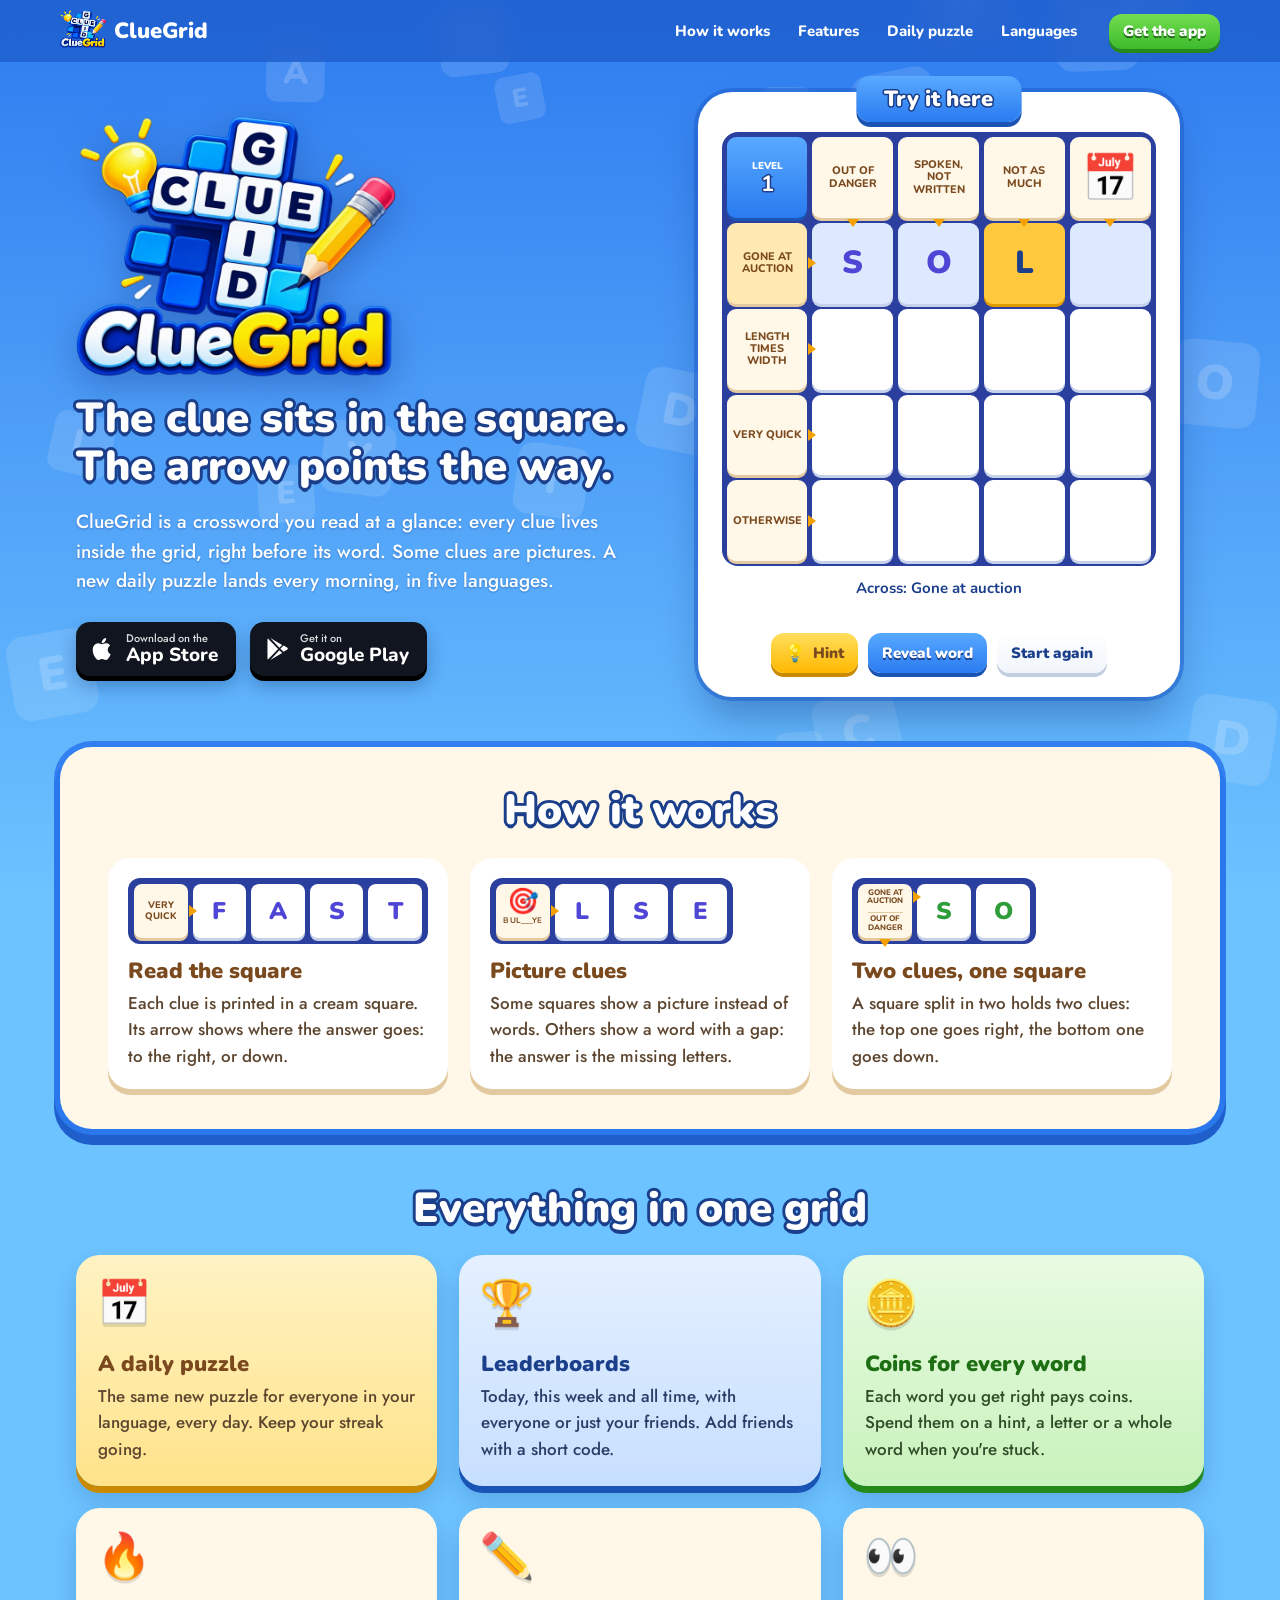
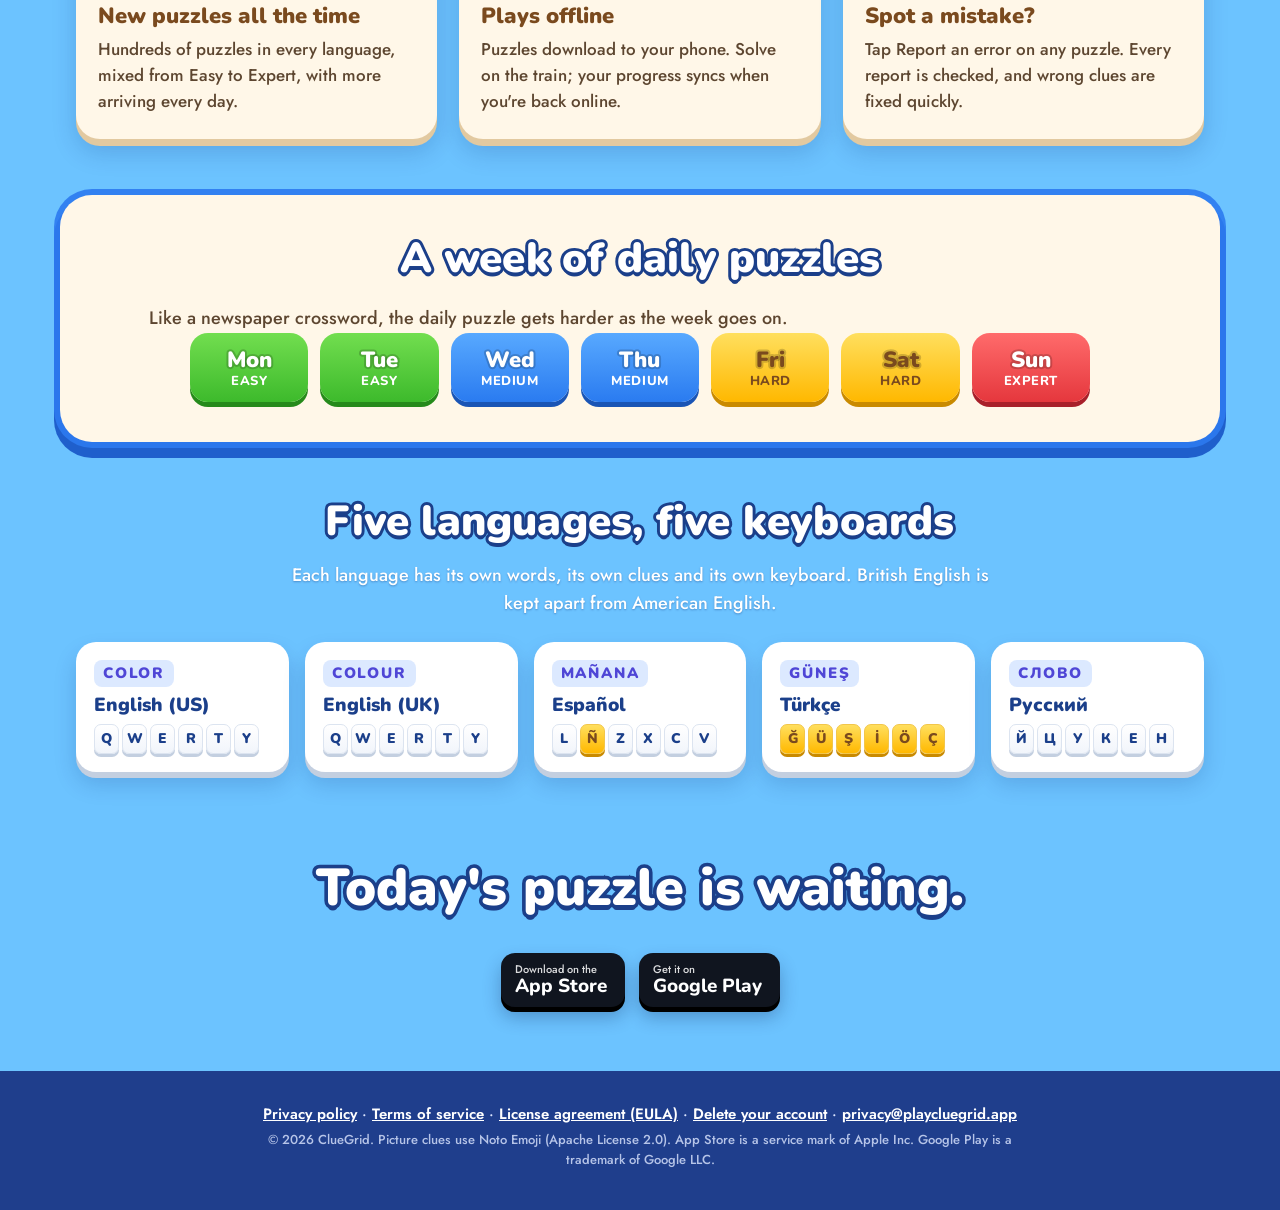
<file: index.html>
<!DOCTYPE html>
<html lang="en">
<head>
  <meta charset="utf-8">
  <meta name="viewport" content="width=device-width, initial-scale=1">
  <title>ClueGrid · Picture crosswords in five languages</title>
  <meta name="description" content="ClueGrid is an arrowword crossword game: the clue sits in the square, the arrow points the way. Picture clues, a new daily puzzle every day, leaderboards with friends, in English, Spanish, Turkish and Russian.">
  <meta name="theme-color" content="#2D7BF0">
  <meta property="og:title" content="ClueGrid: picture crosswords in five languages">
  <meta property="og:description" content="The clue sits in the square, the arrow points the way. A new daily puzzle every day.">
  <meta property="og:image" content="assets/logo.png">
  <meta property="og:type" content="website">
  <link rel="icon" type="image/png" href="assets/favicon.png">
  <link rel="apple-touch-icon" href="assets/apple-touch-icon.png">
  <link rel="preload" href="assets/fonts/Nunito-Variable.ttf" as="font" type="font/ttf" crossorigin>
  <link rel="stylesheet" href="styles.css">
</head>
<body>
  <div class="sky" aria-hidden="true"><canvas id="tiles"></canvas></div>

  <header class="bar">
    <a class="brand" href="#top" aria-label="ClueGrid home">
      <picture><source srcset="assets/logo.webp" type="image/webp"><img src="assets/logo.png" alt="" width="54" height="45"></picture>
      <span>ClueGrid</span>
    </a>
    <nav aria-label="Sections">
      <a href="#how">How it works</a>
      <a href="#features">Features</a>
      <a href="#daily">Daily puzzle</a>
      <a href="#languages">Languages</a>
    </nav>
    <a class="btn btn-green btn-small" href="#download">Get the app</a>
  </header>

  <main id="top">
    <section class="hero">
      <div class="hero-copy">
        <picture class="hero-logo"><source srcset="assets/logo.webp" type="image/webp"><img src="assets/logo.png" alt="ClueGrid" width="360" height="299"></picture>
        <h1 class="outlined"><span>The clue sits in the square.</span> <span>The arrow points the way.</span></h1>
        <p class="lede">ClueGrid is a crossword you read at a glance: every clue lives inside the grid, right before its word. Some clues are pictures. A new daily puzzle lands every morning, in five languages.</p>
        <div class="stores" id="download">
          <a class="store" href="https://apps.apple.com/app/id6819964219" rel="noopener">
            <svg viewBox="0 0 24 24" aria-hidden="true"><path d="M16.4 12.6c0-2.6 2.1-3.8 2.2-3.9-1.2-1.8-3.1-2-3.7-2-1.6-.2-3.1.9-3.9.9-.8 0-2-.9-3.4-.9-1.7 0-3.3 1-4.2 2.6-1.8 3.1-.5 7.7 1.3 10.2.9 1.2 1.9 2.6 3.2 2.6 1.3-.1 1.8-.8 3.3-.8 1.6 0 2 .8 3.4.8 1.4 0 2.3-1.2 3.1-2.5 1-1.4 1.4-2.8 1.4-2.9 0 0-2.7-1-2.7-4.1zM13.9 5c.7-.9 1.2-2 1-3.2-1 .1-2.3.7-3 1.6-.7.8-1.2 2-1.1 3.1 1.2.1 2.3-.6 3.1-1.5z"/></svg>
            <span><small>Download on the</small>App Store</span>
          </a>
          <a class="store" href="https://play.google.com/store/apps/details?id=app.playcluegrid" rel="noopener">
            <svg viewBox="0 0 24 24" aria-hidden="true"><path d="M3.6 2.3c-.3.3-.4.7-.4 1.2v17c0 .5.1.9.4 1.2l9.5-9.7-9.5-9.7zm10.6 10.8 2.6 2.7-11 6.3 8.4-9zm0-2.2L5.8 1.9l11 6.3-2.6 2.7zm3.8 3.7-2.9-2.9 2.9-2.9 3.3 1.9c.9.6.9 1.5 0 2l-3.3 1.9z"/></svg>
            <span><small>Get it on</small>Google Play</span>
          </a>
        </div>
      </div>

      <div class="play-card" aria-labelledby="try-title">
        <div class="ribbon" id="try-title">Try it here</div>
        <div class="board" id="board" role="grid" aria-label="A small ClueGrid puzzle. Choose a white square and type." tabindex="0"></div>
        <p class="play-status" id="status" role="status">Tap a white square and type. Tap it again to switch direction.</p>
        <div class="play-actions">
          <button type="button" class="btn btn-yellow btn-small" id="hint"><img src="assets/pictures/emoji_u1f4a1.png" alt="" width="20" height="20">Hint</button>
          <button type="button" class="btn btn-blue btn-small" id="reveal">Reveal word</button>
          <button type="button" class="btn btn-white btn-small" id="restart">Start again</button>
        </div>
        <div class="keys" id="keys" aria-label="Letters"></div>
      </div>
    </section>

    <section class="panel" id="how" aria-labelledby="how-title">
      <h2 id="how-title" class="section-title outlined">How it works</h2>
      <div class="steps">
        <article class="step">
          <div class="step-demo" aria-hidden="true">
            <div class="mini-clue">Very<br>quick<i class="arrow-r"></i></div><div class="mini-tile">F</div><div class="mini-tile">A</div><div class="mini-tile">S</div><div class="mini-tile">T</div>
          </div>
          <h3>Read the square</h3>
          <p>Each clue is printed in a cream square. Its arrow shows where the answer goes: to the right, or down.</p>
        </article>
        <article class="step">
          <div class="step-demo" aria-hidden="true">
            <div class="mini-clue pic"><img src="assets/pictures/emoji_u1f3af.png" alt="" width="34" height="34"><b>BUL___YE</b><i class="arrow-r"></i></div><div class="mini-tile">L</div><div class="mini-tile">S</div><div class="mini-tile">E</div>
          </div>
          <h3>Picture clues</h3>
          <p>Some squares show a picture instead of words. Others show a word with a gap: the answer is the missing letters.</p>
        </article>
        <article class="step">
          <div class="step-demo" aria-hidden="true">
            <div class="mini-clue split"><span>Gone at<br>auction</span><span>Out of<br>danger</span><i class="arrow-r top"></i><i class="arrow-d"></i></div><div class="mini-tile good">S</div><div class="mini-tile good">O</div>
          </div>
          <h3>Two clues, one square</h3>
          <p>A square split in two holds two clues: the top one goes right, the bottom one goes down.</p>
        </article>
      </div>
    </section>

    <section class="features" id="features" aria-labelledby="features-title">
      <h2 id="features-title" class="section-title outlined">Everything in one grid</h2>
      <div class="feature-grid">
        <article class="feature tone-yellow">
          <img src="assets/pictures/emoji_u1f4c5.png" alt="" width="56" height="56">
          <h3>A daily puzzle</h3>
          <p>The same new puzzle for everyone in your language, every day. Keep your streak going.</p>
        </article>
        <article class="feature tone-blue">
          <img src="assets/pictures/emoji_u1f3c6.png" alt="" width="56" height="56">
          <h3>Leaderboards</h3>
          <p>Today, this week and all time, with everyone or just your friends. Add friends with a short code.</p>
        </article>
        <article class="feature tone-green">
          <img src="assets/pictures/emoji_u1fa99.png" alt="" width="56" height="56">
          <h3>Coins for every word</h3>
          <p>Each word you get right pays coins. Spend them on a hint, a letter or a whole word when you're stuck.</p>
        </article>
        <article class="feature tone-cream">
          <img src="assets/pictures/emoji_u1f525.png" alt="" width="56" height="56">
          <h3>New puzzles all the time</h3>
          <p>Hundreds of puzzles in every language, mixed from Easy to Expert, with more arriving every day.</p>
        </article>
        <article class="feature tone-cream">
          <img src="assets/pictures/emoji_u270f.png" alt="" width="56" height="56">
          <h3>Plays offline</h3>
          <p>Puzzles download to your phone. Solve on the train; your progress syncs when you're back online.</p>
        </article>
        <article class="feature tone-cream">
          <img src="assets/pictures/emoji_u1f440.png" alt="" width="56" height="56">
          <h3>Spot a mistake?</h3>
          <p>Tap Report an error on any puzzle. Every report is checked, and wrong clues are fixed quickly.</p>
        </article>
      </div>
    </section>

    <section class="panel" id="daily" aria-labelledby="daily-title">
      <h2 id="daily-title" class="section-title outlined">A week of daily puzzles</h2>
      <p class="center-note">Like a newspaper crossword, the daily puzzle gets harder as the week goes on.</p>
      <ol class="week">
        <li class="lv-easy"><b>Mon</b><span>Easy</span></li>
        <li class="lv-easy"><b>Tue</b><span>Easy</span></li>
        <li class="lv-medium"><b>Wed</b><span>Medium</span></li>
        <li class="lv-medium"><b>Thu</b><span>Medium</span></li>
        <li class="lv-hard"><b>Fri</b><span>Hard</span></li>
        <li class="lv-hard"><b>Sat</b><span>Hard</span></li>
        <li class="lv-expert"><b>Sun</b><span>Expert</span></li>
      </ol>
    </section>

    <section class="languages" id="languages" aria-labelledby="lang-title">
      <h2 id="lang-title" class="section-title outlined">Five languages, five keyboards</h2>
      <p class="center-note light">Each language has its own words, its own clues and its own keyboard. British English is kept apart from American English.</p>
      <ul class="lang-grid">
        <li><span class="flag-word">COLOR</span><b>English (US)</b><span class="keyrow"><kbd>Q</kbd><kbd>W</kbd><kbd>E</kbd><kbd>R</kbd><kbd>T</kbd><kbd>Y</kbd></span></li>
        <li><span class="flag-word">COLOUR</span><b>English (UK)</b><span class="keyrow"><kbd>Q</kbd><kbd>W</kbd><kbd>E</kbd><kbd>R</kbd><kbd>T</kbd><kbd>Y</kbd></span></li>
        <li><span class="flag-word">MAÑANA</span><b>Español</b><span class="keyrow"><kbd>L</kbd><kbd class="hl">Ñ</kbd><kbd>Z</kbd><kbd>X</kbd><kbd>C</kbd><kbd>V</kbd></span></li>
        <li><span class="flag-word">GÜNEŞ</span><b>Türkçe</b><span class="keyrow"><kbd class="hl">Ğ</kbd><kbd class="hl">Ü</kbd><kbd class="hl">Ş</kbd><kbd class="hl">İ</kbd><kbd class="hl">Ö</kbd><kbd class="hl">Ç</kbd></span></li>
        <li><span class="flag-word">СЛОВО</span><b>Русский</b><span class="keyrow"><kbd>Й</kbd><kbd>Ц</kbd><kbd>У</kbd><kbd>К</kbd><kbd>Е</kbd><kbd>Н</kbd></span></li>
      </ul>
    </section>

    <section class="cta" aria-labelledby="cta-title">
      <h2 id="cta-title" class="outlined">Today's puzzle is waiting.</h2>
      <div class="stores">
        <a class="store" href="https://apps.apple.com/app/id6819964219" rel="noopener"><span><small>Download on the</small>App Store</span></a>
        <a class="store" href="https://play.google.com/store/apps/details?id=app.playcluegrid" rel="noopener"><span><small>Get it on</small>Google Play</span></a>
      </div>
    </section>
  </main>

  <footer class="foot">
    <p><a href="/privacy/">Privacy policy</a> · <a href="/terms/">Terms of service</a> · <a href="/eula/">License agreement (EULA)</a> · <a href="/delete-account/">Delete your account</a> · <a href="mailto:privacy@playcluegrid.app">privacy@playcluegrid.app</a></p>
    <p class="fine">© <span id="year">2026</span> ClueGrid. Picture clues use Noto Emoji (Apache License 2.0). App Store is a service mark of Apple Inc. Google Play is a trademark of Google LLC.</p>
  </footer>

  <script src="app.js" defer></script>
</body>
</html>
</file>
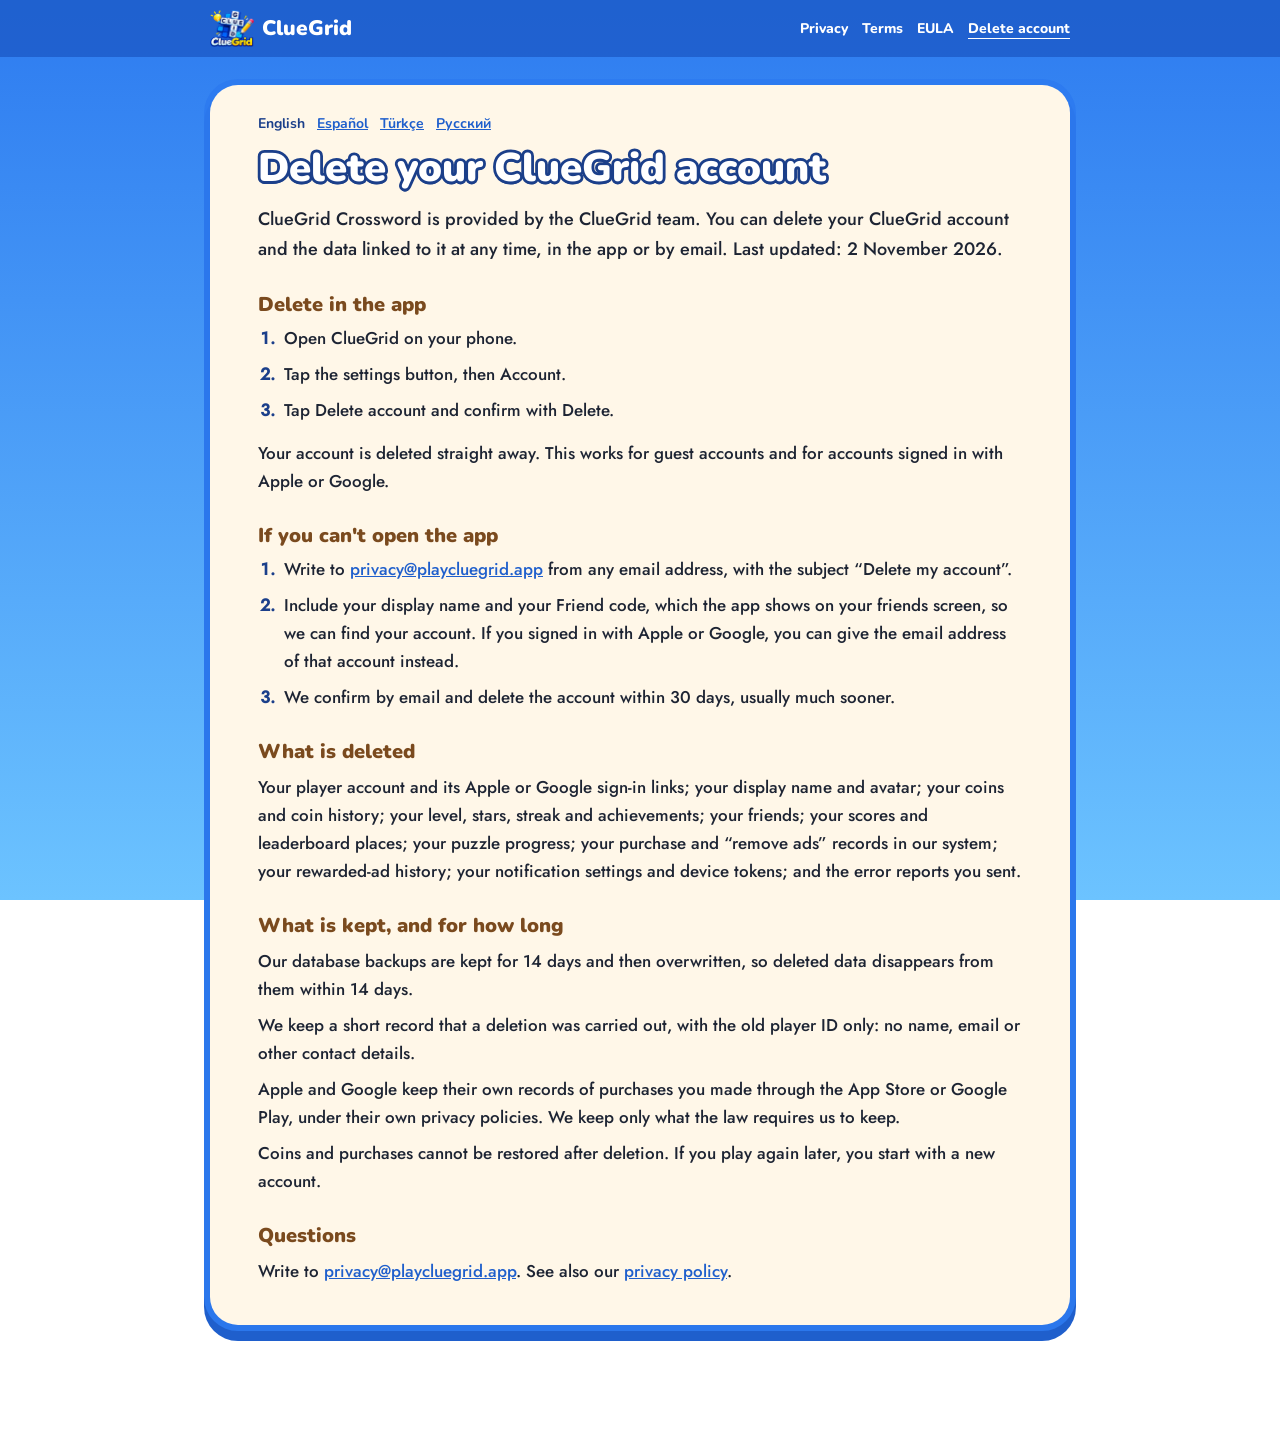
<file: delete-account/index.html>
<!DOCTYPE html>
<html lang="en">
<head>
<meta charset="utf-8">
<meta name="viewport" content="width=device-width, initial-scale=1">
<title>ClueGrid · Delete your ClueGrid account</title>
<link rel="icon" type="image/png" href="/assets/favicon.png">
<link rel="stylesheet" href="/legal.css">
</head>
<body>
<header class="bar"><a class="brand" href="/"><img src="/assets/logo.webp" alt="" width="44" height="37">ClueGrid</a><nav aria-label="Legal"><a href="/privacy/">Privacy</a><a href="/terms/">Terms</a><a href="/eula/">EULA</a><a href="/delete-account/" aria-current="page">Delete account</a></nav></header>
<main>
<div class="langs"><b>English</b> <a href="/delete-account/es/">Español</a> <a href="/delete-account/tr/">Türkçe</a> <a href="/delete-account/ru/">Русский</a></div>
<h1>Delete your ClueGrid account</h1>
<p class="intro">ClueGrid Crossword is provided by the ClueGrid team. You can delete your ClueGrid account and the data linked to it at any time, in the app or by email. Last updated: 2 November 2026.</p>
<h2>Delete in the app</h2>
<ol><li>Open ClueGrid on your phone.</li><li>Tap the settings button, then Account.</li><li>Tap Delete account and confirm with Delete.</li></ol>
<p>Your account is deleted straight away. This works for guest accounts and for accounts signed in with Apple or Google.</p>
<h2>If you can&#x27;t open the app</h2>
<ol><li>Write to <a href="mailto:privacy@playcluegrid.app">privacy@playcluegrid.app</a> from any email address, with the subject “Delete my account”.</li><li>Include your display name and your Friend code, which the app shows on your friends screen, so we can find your account. If you signed in with Apple or Google, you can give the email address of that account instead.</li><li>We confirm by email and delete the account within 30 days, usually much sooner.</li></ol>
<h2>What is deleted</h2>
<p>Your player account and its Apple or Google sign-in links; your display name and avatar; your coins and coin history; your level, stars, streak and achievements; your friends; your scores and leaderboard places; your puzzle progress; your purchase and “remove ads” records in our system; your rewarded-ad history; your notification settings and device tokens; and the error reports you sent.</p>
<h2>What is kept, and for how long</h2>
<p>Our database backups are kept for 14 days and then overwritten, so deleted data disappears from them within 14 days.</p>
<p>We keep a short record that a deletion was carried out, with the old player ID only: no name, email or other contact details.</p>
<p>Apple and Google keep their own records of purchases you made through the App Store or Google Play, under their own privacy policies. We keep only what the law requires us to keep.</p>
<p>Coins and purchases cannot be restored after deletion. If you play again later, you start with a new account.</p>
<h2>Questions</h2>
<p>Write to <a href="mailto:privacy@playcluegrid.app">privacy@playcluegrid.app</a>. See also our <a href="/privacy/">privacy policy</a>.</p>
</main>
<footer><a href="/">playcluegrid.app</a> · <a href="mailto:privacy@playcluegrid.app">privacy@playcluegrid.app</a></footer>
</body>
</html>
</file>
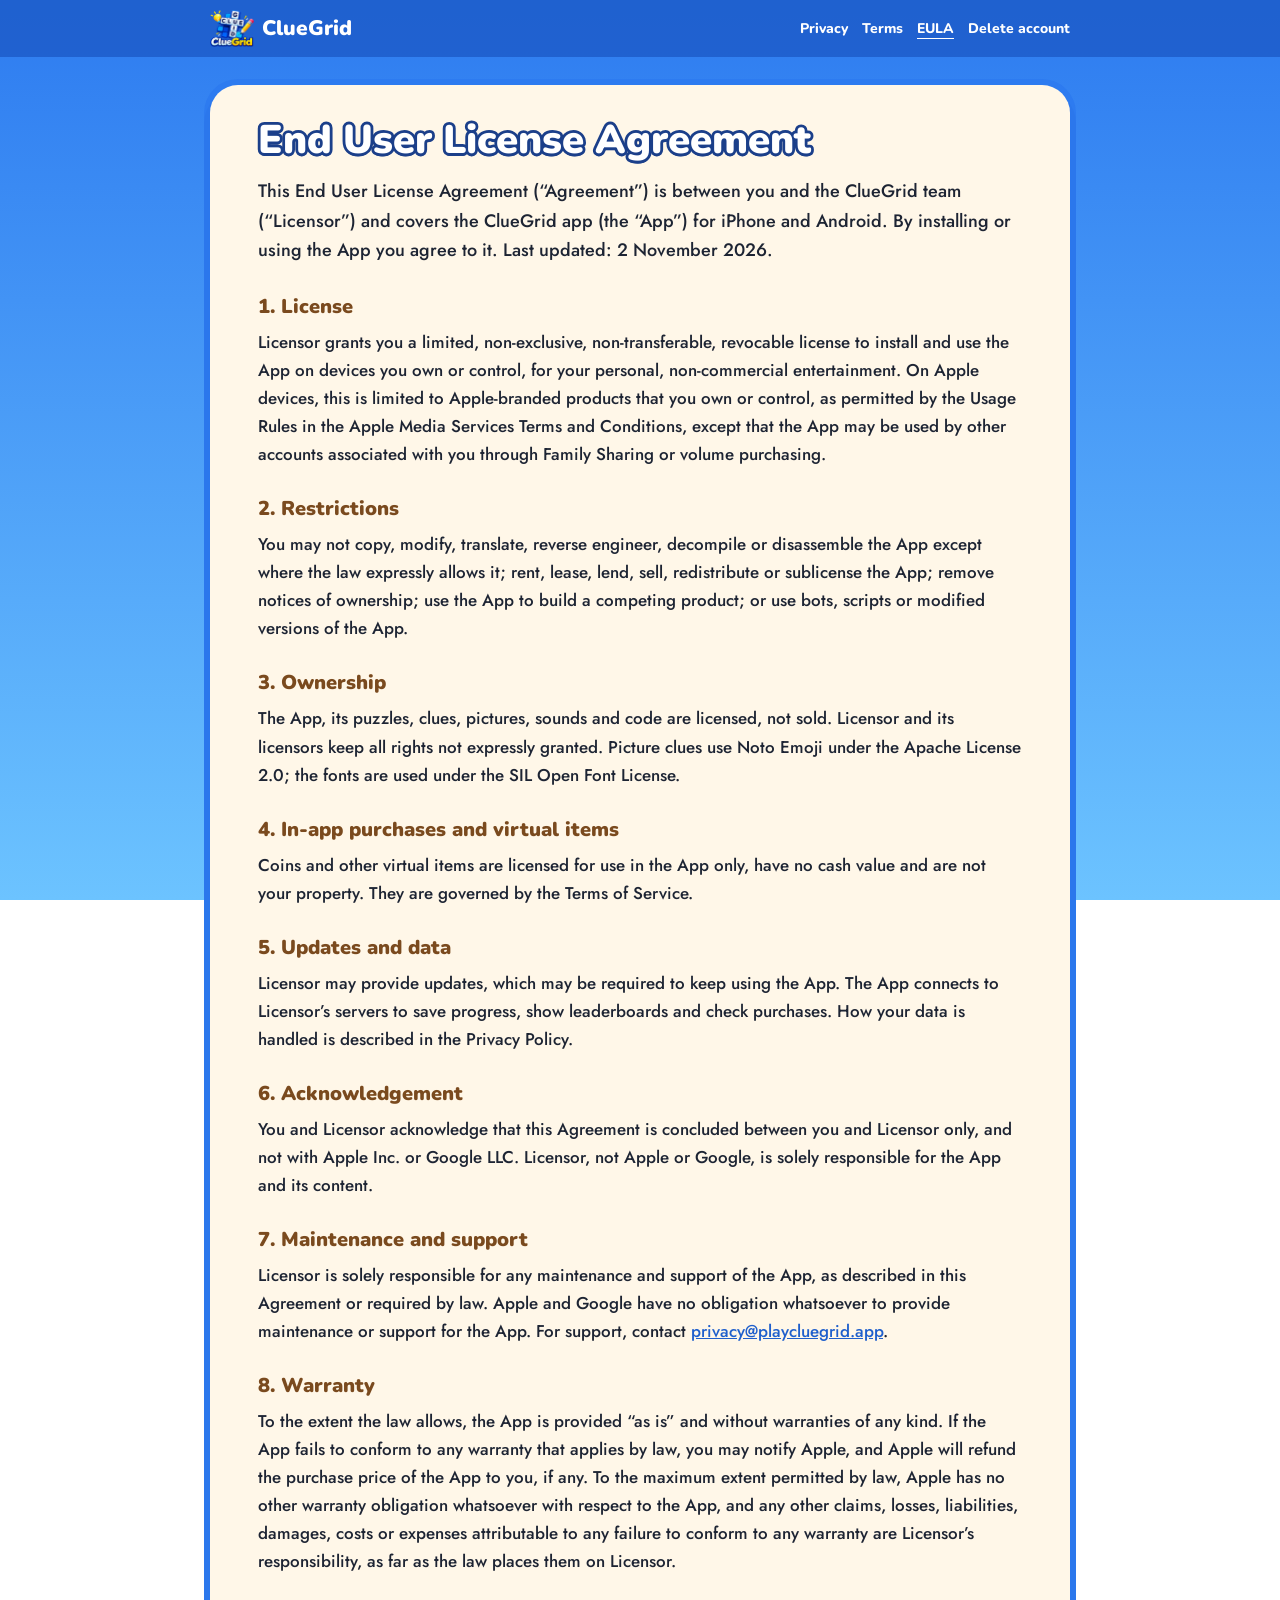
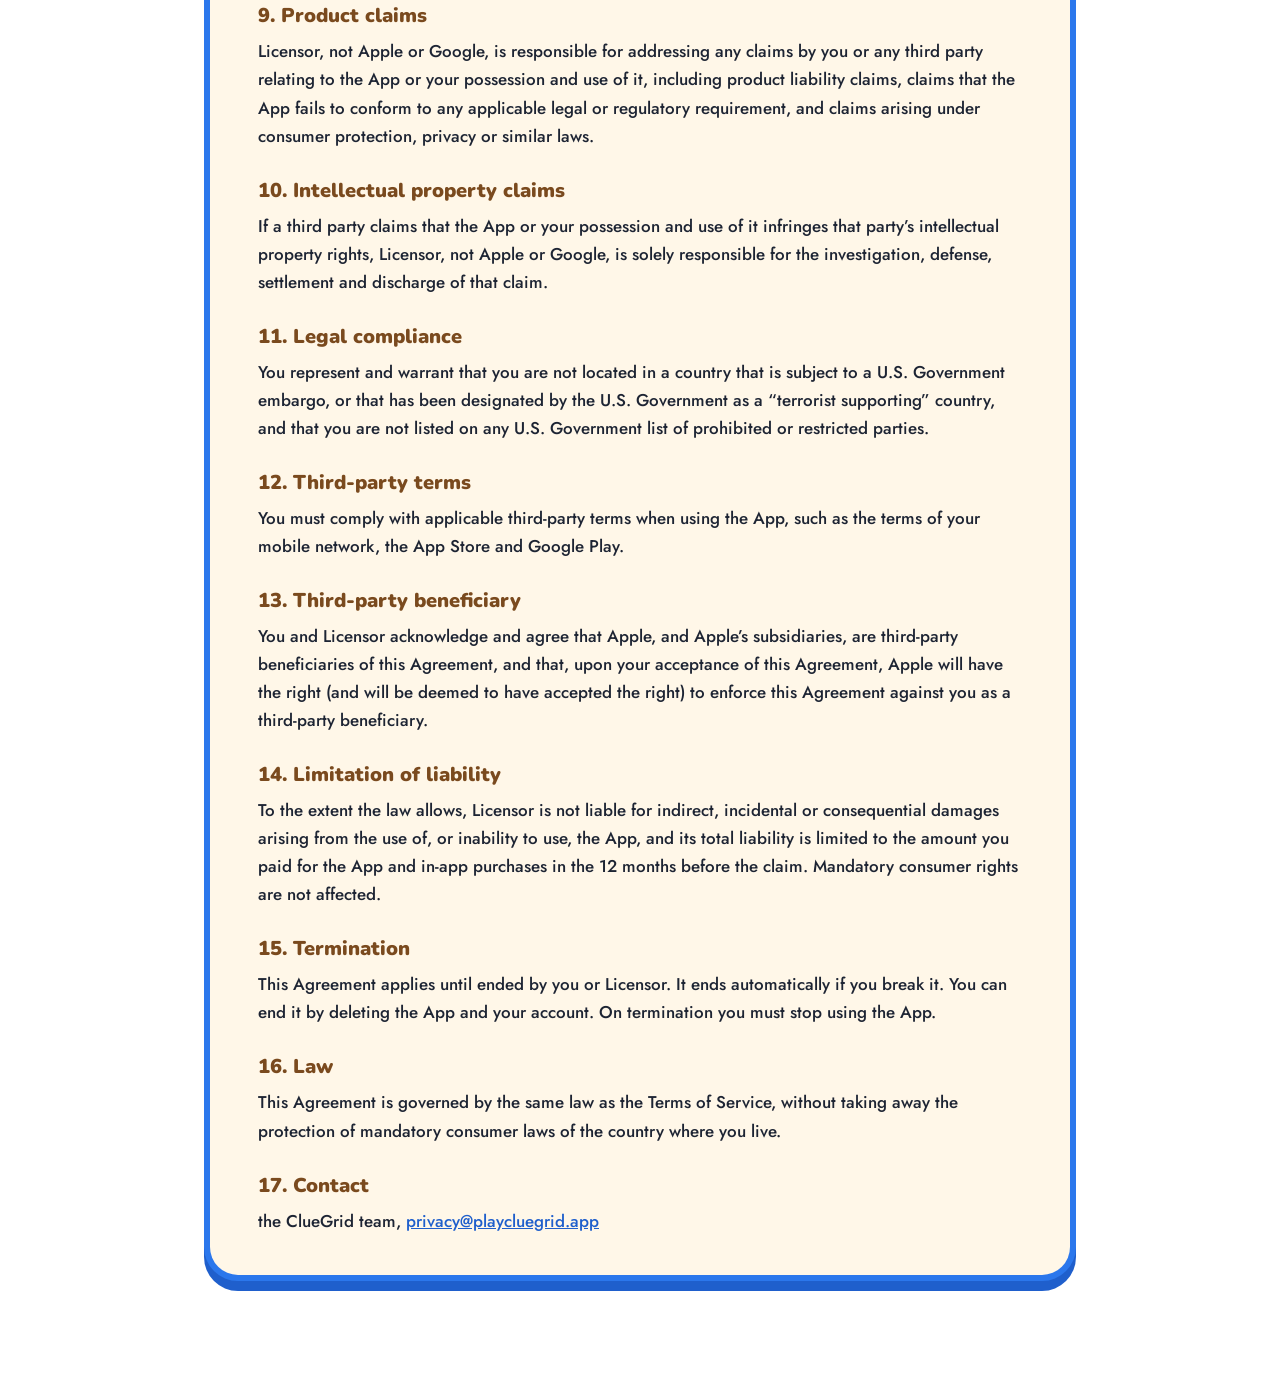
<file: eula/index.html>
<!DOCTYPE html>
<html lang="en">
<head>
<meta charset="utf-8">
<meta name="viewport" content="width=device-width, initial-scale=1">
<title>ClueGrid · End User License Agreement</title>
<link rel="icon" type="image/png" href="/assets/favicon.png">
<link rel="stylesheet" href="/legal.css">
</head>
<body>
<header class="bar"><a class="brand" href="/"><img src="/assets/logo.webp" alt="" width="44" height="37">ClueGrid</a><nav aria-label="Legal"><a href="/privacy/">Privacy</a><a href="/terms/">Terms</a><a href="/eula/" aria-current="page">EULA</a><a href="/delete-account/">Delete account</a></nav></header>
<main>
<h1>End User License Agreement</h1>
<p class="intro">This End User License Agreement (“Agreement”) is between you and the ClueGrid team (“Licensor”) and covers the ClueGrid app (the “App”) for iPhone and Android. By installing or using the App you agree to it. Last updated: 2 November 2026.</p>
<h2>1. License</h2>
<p>Licensor grants you a limited, non-exclusive, non-transferable, revocable license to install and use the App on devices you own or control, for your personal, non-commercial entertainment. On Apple devices, this is limited to Apple-branded products that you own or control, as permitted by the Usage Rules in the Apple Media Services Terms and Conditions, except that the App may be used by other accounts associated with you through Family Sharing or volume purchasing.</p>
<h2>2. Restrictions</h2>
<p>You may not copy, modify, translate, reverse engineer, decompile or disassemble the App except where the law expressly allows it; rent, lease, lend, sell, redistribute or sublicense the App; remove notices of ownership; use the App to build a competing product; or use bots, scripts or modified versions of the App.</p>
<h2>3. Ownership</h2>
<p>The App, its puzzles, clues, pictures, sounds and code are licensed, not sold. Licensor and its licensors keep all rights not expressly granted. Picture clues use Noto Emoji under the Apache License 2.0; the fonts are used under the SIL Open Font License.</p>
<h2>4. In-app purchases and virtual items</h2>
<p>Coins and other virtual items are licensed for use in the App only, have no cash value and are not your property. They are governed by the Terms of Service.</p>
<h2>5. Updates and data</h2>
<p>Licensor may provide updates, which may be required to keep using the App. The App connects to Licensor’s servers to save progress, show leaderboards and check purchases. How your data is handled is described in the Privacy Policy.</p>
<h2>6. Acknowledgement</h2>
<p>You and Licensor acknowledge that this Agreement is concluded between you and Licensor only, and not with Apple Inc. or Google LLC. Licensor, not Apple or Google, is solely responsible for the App and its content.</p>
<h2>7. Maintenance and support</h2>
<p>Licensor is solely responsible for any maintenance and support of the App, as described in this Agreement or required by law. Apple and Google have no obligation whatsoever to provide maintenance or support for the App. For support, contact <a href="mailto:privacy@playcluegrid.app">privacy@playcluegrid.app</a>.</p>
<h2>8. Warranty</h2>
<p>To the extent the law allows, the App is provided “as is” and without warranties of any kind. If the App fails to conform to any warranty that applies by law, you may notify Apple, and Apple will refund the purchase price of the App to you, if any. To the maximum extent permitted by law, Apple has no other warranty obligation whatsoever with respect to the App, and any other claims, losses, liabilities, damages, costs or expenses attributable to any failure to conform to any warranty are Licensor’s responsibility, as far as the law places them on Licensor.</p>
<h2>9. Product claims</h2>
<p>Licensor, not Apple or Google, is responsible for addressing any claims by you or any third party relating to the App or your possession and use of it, including product liability claims, claims that the App fails to conform to any applicable legal or regulatory requirement, and claims arising under consumer protection, privacy or similar laws.</p>
<h2>10. Intellectual property claims</h2>
<p>If a third party claims that the App or your possession and use of it infringes that party’s intellectual property rights, Licensor, not Apple or Google, is solely responsible for the investigation, defense, settlement and discharge of that claim.</p>
<h2>11. Legal compliance</h2>
<p>You represent and warrant that you are not located in a country that is subject to a U.S. Government embargo, or that has been designated by the U.S. Government as a “terrorist supporting” country, and that you are not listed on any U.S. Government list of prohibited or restricted parties.</p>
<h2>12. Third-party terms</h2>
<p>You must comply with applicable third-party terms when using the App, such as the terms of your mobile network, the App Store and Google Play.</p>
<h2>13. Third-party beneficiary</h2>
<p>You and Licensor acknowledge and agree that Apple, and Apple’s subsidiaries, are third-party beneficiaries of this Agreement, and that, upon your acceptance of this Agreement, Apple will have the right (and will be deemed to have accepted the right) to enforce this Agreement against you as a third-party beneficiary.</p>
<h2>14. Limitation of liability</h2>
<p>To the extent the law allows, Licensor is not liable for indirect, incidental or consequential damages arising from the use of, or inability to use, the App, and its total liability is limited to the amount you paid for the App and in-app purchases in the 12 months before the claim. Mandatory consumer rights are not affected.</p>
<h2>15. Termination</h2>
<p>This Agreement applies until ended by you or Licensor. It ends automatically if you break it. You can end it by deleting the App and your account. On termination you must stop using the App.</p>
<h2>16. Law</h2>
<p>This Agreement is governed by the same law as the Terms of Service, without taking away the protection of mandatory consumer laws of the country where you live.</p>
<h2>17. Contact</h2>
<p>the ClueGrid team, <a href="mailto:privacy@playcluegrid.app">privacy@playcluegrid.app</a></p>
</main>
<footer><a href="/">playcluegrid.app</a> · <a href="mailto:privacy@playcluegrid.app">privacy@playcluegrid.app</a></footer>
</body>
</html>
</file>
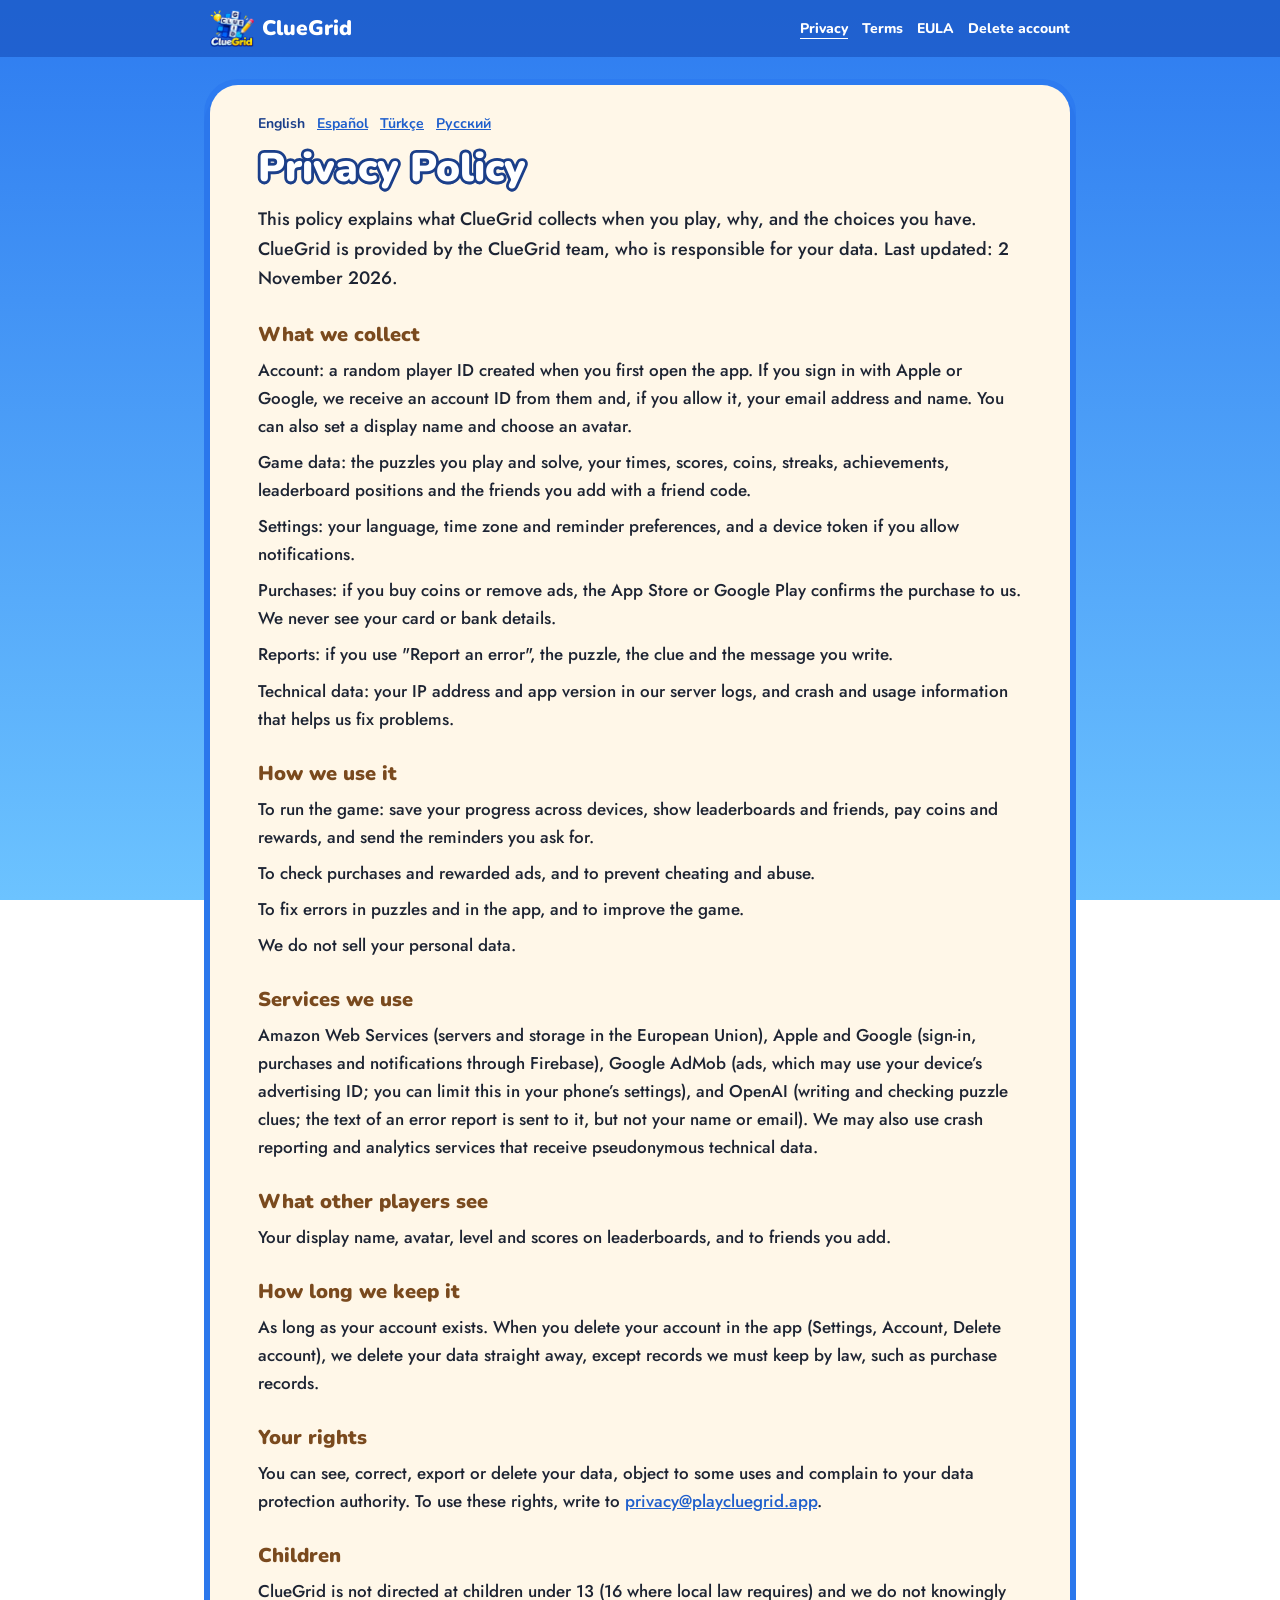
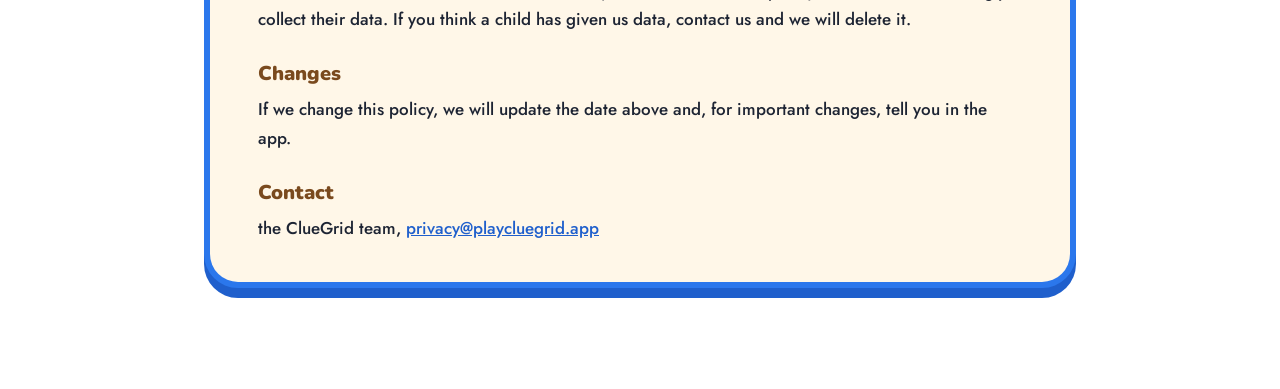
<file: privacy/index.html>
<!DOCTYPE html>
<html lang="en">
<head>
<meta charset="utf-8">
<meta name="viewport" content="width=device-width, initial-scale=1">
<title>ClueGrid · Privacy Policy</title>
<link rel="icon" type="image/png" href="/assets/favicon.png">
<link rel="stylesheet" href="/legal.css">
</head>
<body>
<header class="bar"><a class="brand" href="/"><img src="/assets/logo.webp" alt="" width="44" height="37">ClueGrid</a><nav aria-label="Legal"><a href="/privacy/" aria-current="page">Privacy</a><a href="/terms/">Terms</a><a href="/eula/">EULA</a><a href="/delete-account/">Delete account</a></nav></header>
<main>
<div class="langs"><b>English</b> <a href="/privacy/es/">Español</a> <a href="/privacy/tr/">Türkçe</a> <a href="/privacy/ru/">Русский</a></div>
<h1>Privacy Policy</h1>
<p class="intro">This policy explains what ClueGrid collects when you play, why, and the choices you have. ClueGrid is provided by the ClueGrid team, who is responsible for your data. Last updated: 2 November 2026.</p>
<h2>What we collect</h2>
<p>Account: a random player ID created when you first open the app. If you sign in with Apple or Google, we receive an account ID from them and, if you allow it, your email address and name. You can also set a display name and choose an avatar.</p>
<p>Game data: the puzzles you play and solve, your times, scores, coins, streaks, achievements, leaderboard positions and the friends you add with a friend code.</p>
<p>Settings: your language, time zone and reminder preferences, and a device token if you allow notifications.</p>
<p>Purchases: if you buy coins or remove ads, the App Store or Google Play confirms the purchase to us. We never see your card or bank details.</p>
<p>Reports: if you use "Report an error", the puzzle, the clue and the message you write.</p>
<p>Technical data: your IP address and app version in our server logs, and crash and usage information that helps us fix problems.</p>
<h2>How we use it</h2>
<p>To run the game: save your progress across devices, show leaderboards and friends, pay coins and rewards, and send the reminders you ask for.</p>
<p>To check purchases and rewarded ads, and to prevent cheating and abuse.</p>
<p>To fix errors in puzzles and in the app, and to improve the game.</p>
<p>We do not sell your personal data.</p>
<h2>Services we use</h2>
<p>Amazon Web Services (servers and storage in the European Union), Apple and Google (sign-in, purchases and notifications through Firebase), Google AdMob (ads, which may use your device’s advertising ID; you can limit this in your phone’s settings), and OpenAI (writing and checking puzzle clues; the text of an error report is sent to it, but not your name or email). We may also use crash reporting and analytics services that receive pseudonymous technical data.</p>
<h2>What other players see</h2>
<p>Your display name, avatar, level and scores on leaderboards, and to friends you add.</p>
<h2>How long we keep it</h2>
<p>As long as your account exists. When you delete your account in the app (Settings, Account, Delete account), we delete your data straight away, except records we must keep by law, such as purchase records.</p>
<h2>Your rights</h2>
<p>You can see, correct, export or delete your data, object to some uses and complain to your data protection authority. To use these rights, write to <a href="mailto:privacy@playcluegrid.app">privacy@playcluegrid.app</a>.</p>
<h2>Children</h2>
<p>ClueGrid is not directed at children under 13 (16 where local law requires) and we do not knowingly collect their data. If you think a child has given us data, contact us and we will delete it.</p>
<h2>Changes</h2>
<p>If we change this policy, we will update the date above and, for important changes, tell you in the app.</p>
<h2>Contact</h2>
<p>the ClueGrid team, <a href="mailto:privacy@playcluegrid.app">privacy@playcluegrid.app</a></p>
</main>
<footer><a href="/">playcluegrid.app</a> · <a href="mailto:privacy@playcluegrid.app">privacy@playcluegrid.app</a></footer>
</body>
</html>
</file>
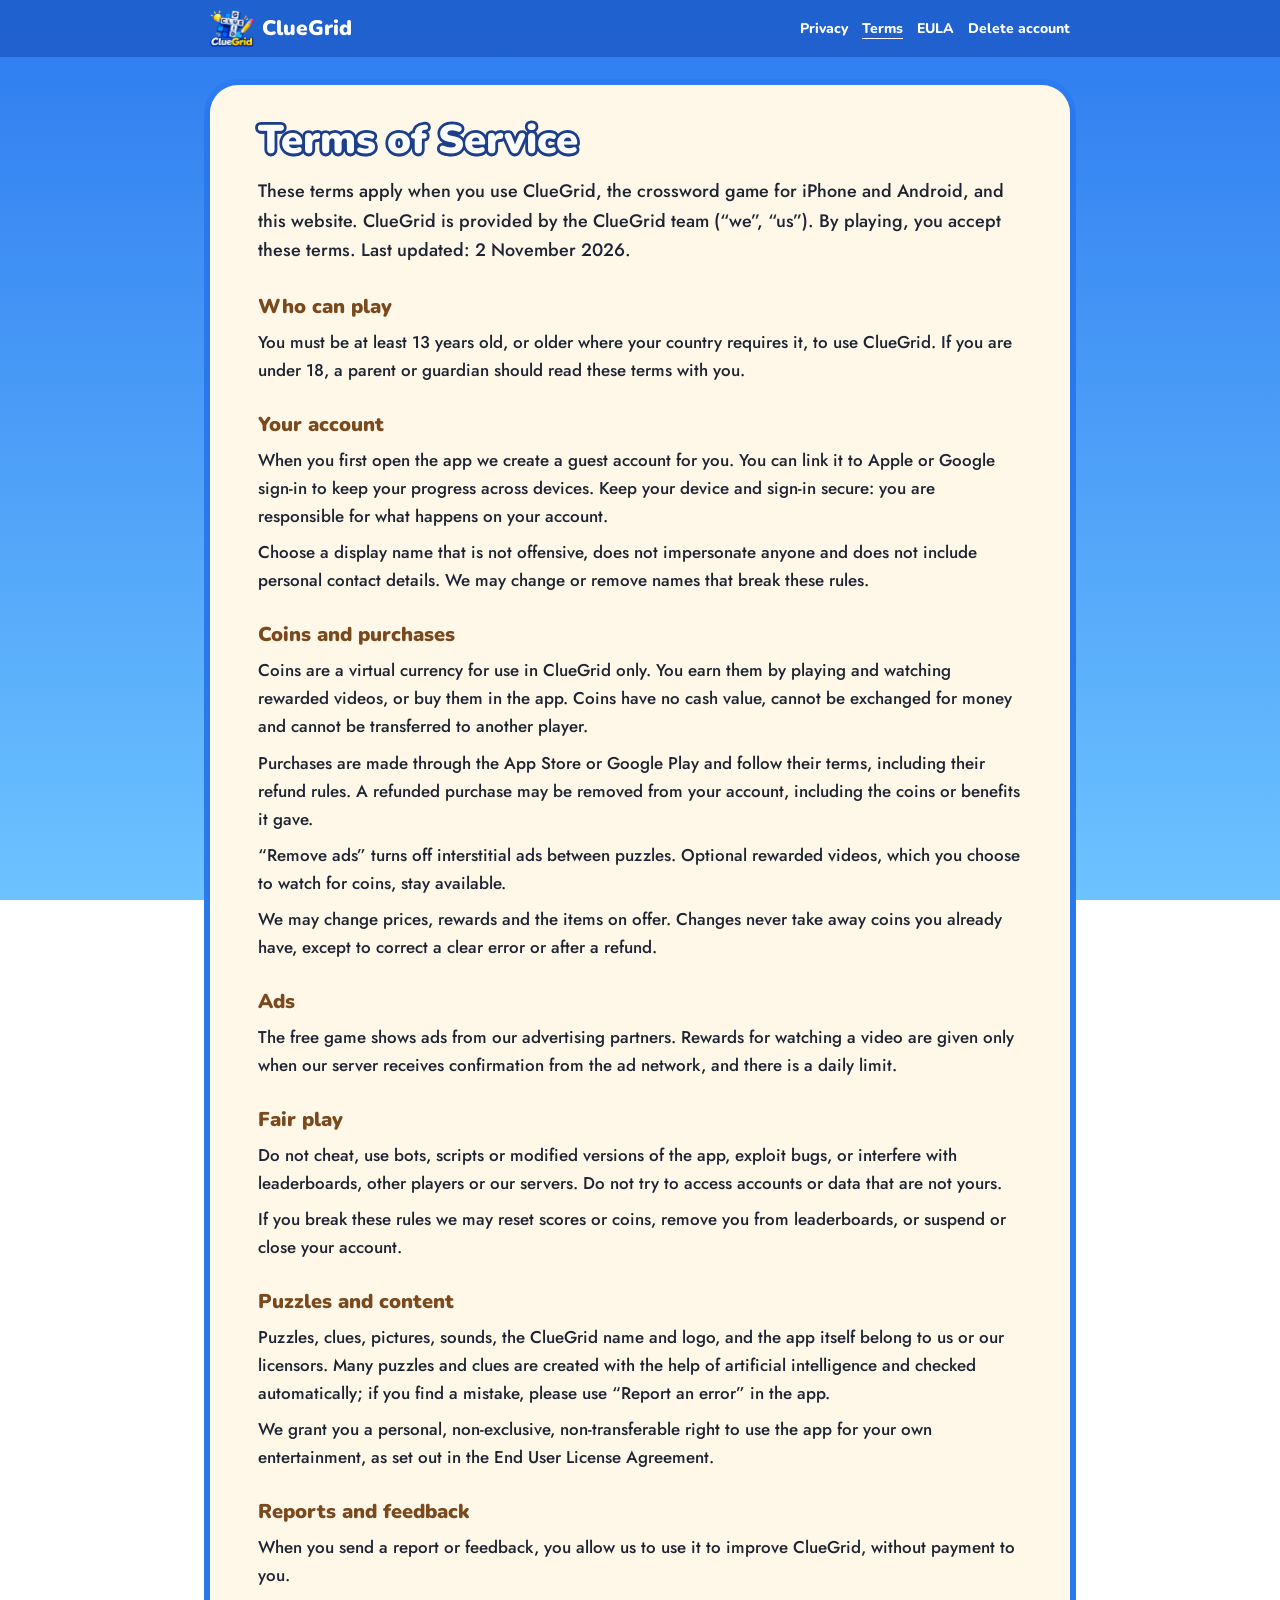
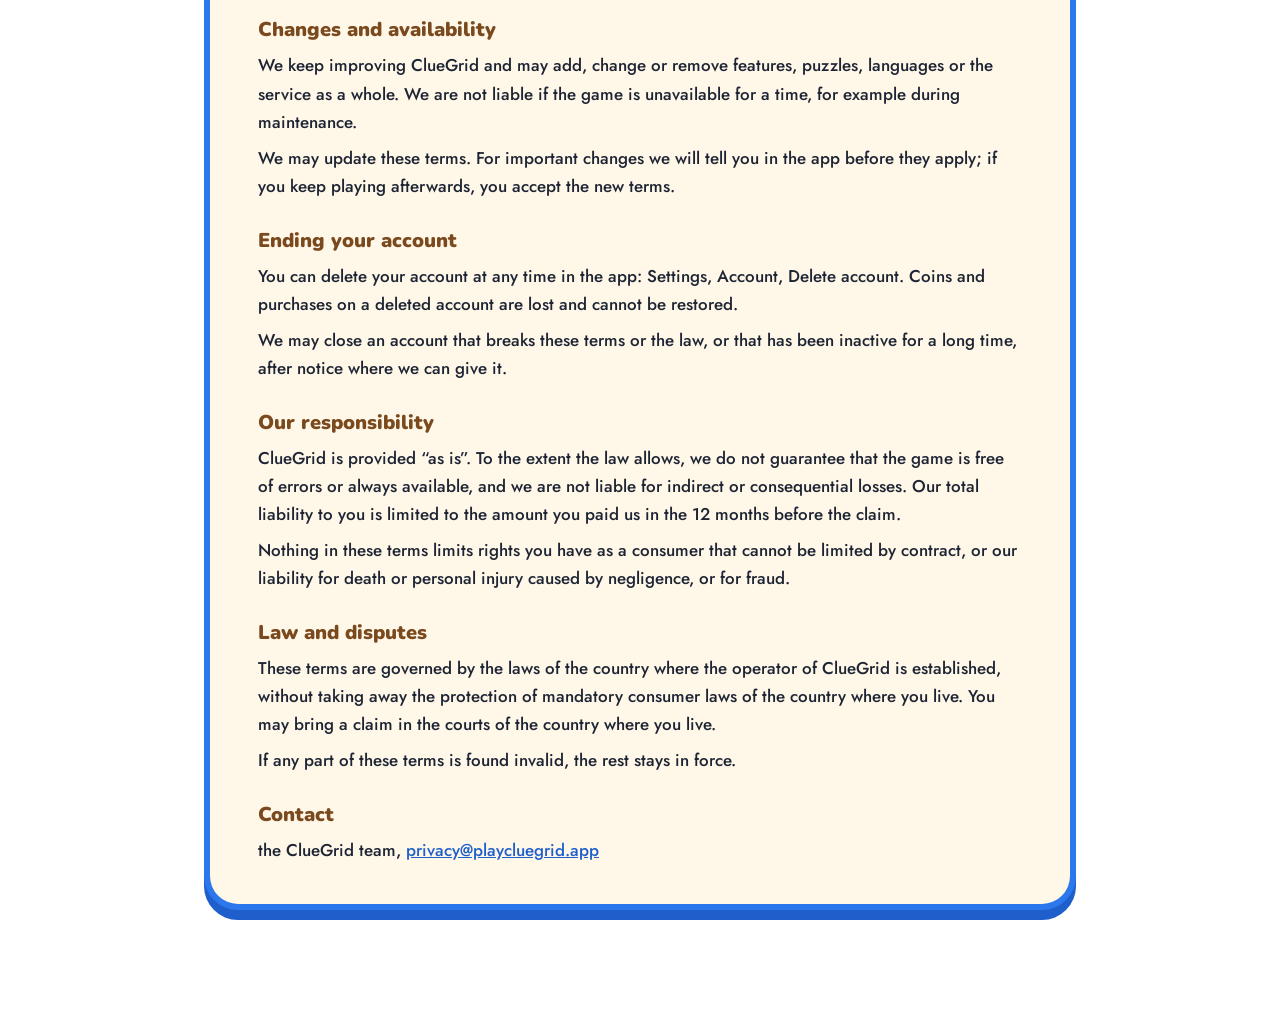
<file: terms/index.html>
<!DOCTYPE html>
<html lang="en">
<head>
<meta charset="utf-8">
<meta name="viewport" content="width=device-width, initial-scale=1">
<title>ClueGrid · Terms of Service</title>
<link rel="icon" type="image/png" href="/assets/favicon.png">
<link rel="stylesheet" href="/legal.css">
</head>
<body>
<header class="bar"><a class="brand" href="/"><img src="/assets/logo.webp" alt="" width="44" height="37">ClueGrid</a><nav aria-label="Legal"><a href="/privacy/">Privacy</a><a href="/terms/" aria-current="page">Terms</a><a href="/eula/">EULA</a><a href="/delete-account/">Delete account</a></nav></header>
<main>
<h1>Terms of Service</h1>
<p class="intro">These terms apply when you use ClueGrid, the crossword game for iPhone and Android, and this website. ClueGrid is provided by the ClueGrid team (“we”, “us”). By playing, you accept these terms. Last updated: 2 November 2026.</p>
<h2>Who can play</h2>
<p>You must be at least 13 years old, or older where your country requires it, to use ClueGrid. If you are under 18, a parent or guardian should read these terms with you.</p>
<h2>Your account</h2>
<p>When you first open the app we create a guest account for you. You can link it to Apple or Google sign-in to keep your progress across devices. Keep your device and sign-in secure: you are responsible for what happens on your account.</p>
<p>Choose a display name that is not offensive, does not impersonate anyone and does not include personal contact details. We may change or remove names that break these rules.</p>
<h2>Coins and purchases</h2>
<p>Coins are a virtual currency for use in ClueGrid only. You earn them by playing and watching rewarded videos, or buy them in the app. Coins have no cash value, cannot be exchanged for money and cannot be transferred to another player.</p>
<p>Purchases are made through the App Store or Google Play and follow their terms, including their refund rules. A refunded purchase may be removed from your account, including the coins or benefits it gave.</p>
<p>“Remove ads” turns off interstitial ads between puzzles. Optional rewarded videos, which you choose to watch for coins, stay available.</p>
<p>We may change prices, rewards and the items on offer. Changes never take away coins you already have, except to correct a clear error or after a refund.</p>
<h2>Ads</h2>
<p>The free game shows ads from our advertising partners. Rewards for watching a video are given only when our server receives confirmation from the ad network, and there is a daily limit.</p>
<h2>Fair play</h2>
<p>Do not cheat, use bots, scripts or modified versions of the app, exploit bugs, or interfere with leaderboards, other players or our servers. Do not try to access accounts or data that are not yours.</p>
<p>If you break these rules we may reset scores or coins, remove you from leaderboards, or suspend or close your account.</p>
<h2>Puzzles and content</h2>
<p>Puzzles, clues, pictures, sounds, the ClueGrid name and logo, and the app itself belong to us or our licensors. Many puzzles and clues are created with the help of artificial intelligence and checked automatically; if you find a mistake, please use “Report an error” in the app.</p>
<p>We grant you a personal, non-exclusive, non-transferable right to use the app for your own entertainment, as set out in the End User License Agreement.</p>
<h2>Reports and feedback</h2>
<p>When you send a report or feedback, you allow us to use it to improve ClueGrid, without payment to you.</p>
<h2>Changes and availability</h2>
<p>We keep improving ClueGrid and may add, change or remove features, puzzles, languages or the service as a whole. We are not liable if the game is unavailable for a time, for example during maintenance.</p>
<p>We may update these terms. For important changes we will tell you in the app before they apply; if you keep playing afterwards, you accept the new terms.</p>
<h2>Ending your account</h2>
<p>You can delete your account at any time in the app: Settings, Account, Delete account. Coins and purchases on a deleted account are lost and cannot be restored.</p>
<p>We may close an account that breaks these terms or the law, or that has been inactive for a long time, after notice where we can give it.</p>
<h2>Our responsibility</h2>
<p>ClueGrid is provided “as is”. To the extent the law allows, we do not guarantee that the game is free of errors or always available, and we are not liable for indirect or consequential losses. Our total liability to you is limited to the amount you paid us in the 12 months before the claim.</p>
<p>Nothing in these terms limits rights you have as a consumer that cannot be limited by contract, or our liability for death or personal injury caused by negligence, or for fraud.</p>
<h2>Law and disputes</h2>
<p>These terms are governed by the laws of the country where the operator of ClueGrid is established, without taking away the protection of mandatory consumer laws of the country where you live. You may bring a claim in the courts of the country where you live.</p>
<p>If any part of these terms is found invalid, the rest stays in force.</p>
<h2>Contact</h2>
<p>the ClueGrid team, <a href="mailto:privacy@playcluegrid.app">privacy@playcluegrid.app</a></p>
</main>
<footer><a href="/">playcluegrid.app</a> · <a href="mailto:privacy@playcluegrid.app">privacy@playcluegrid.app</a></footer>
</body>
</html>
</file>
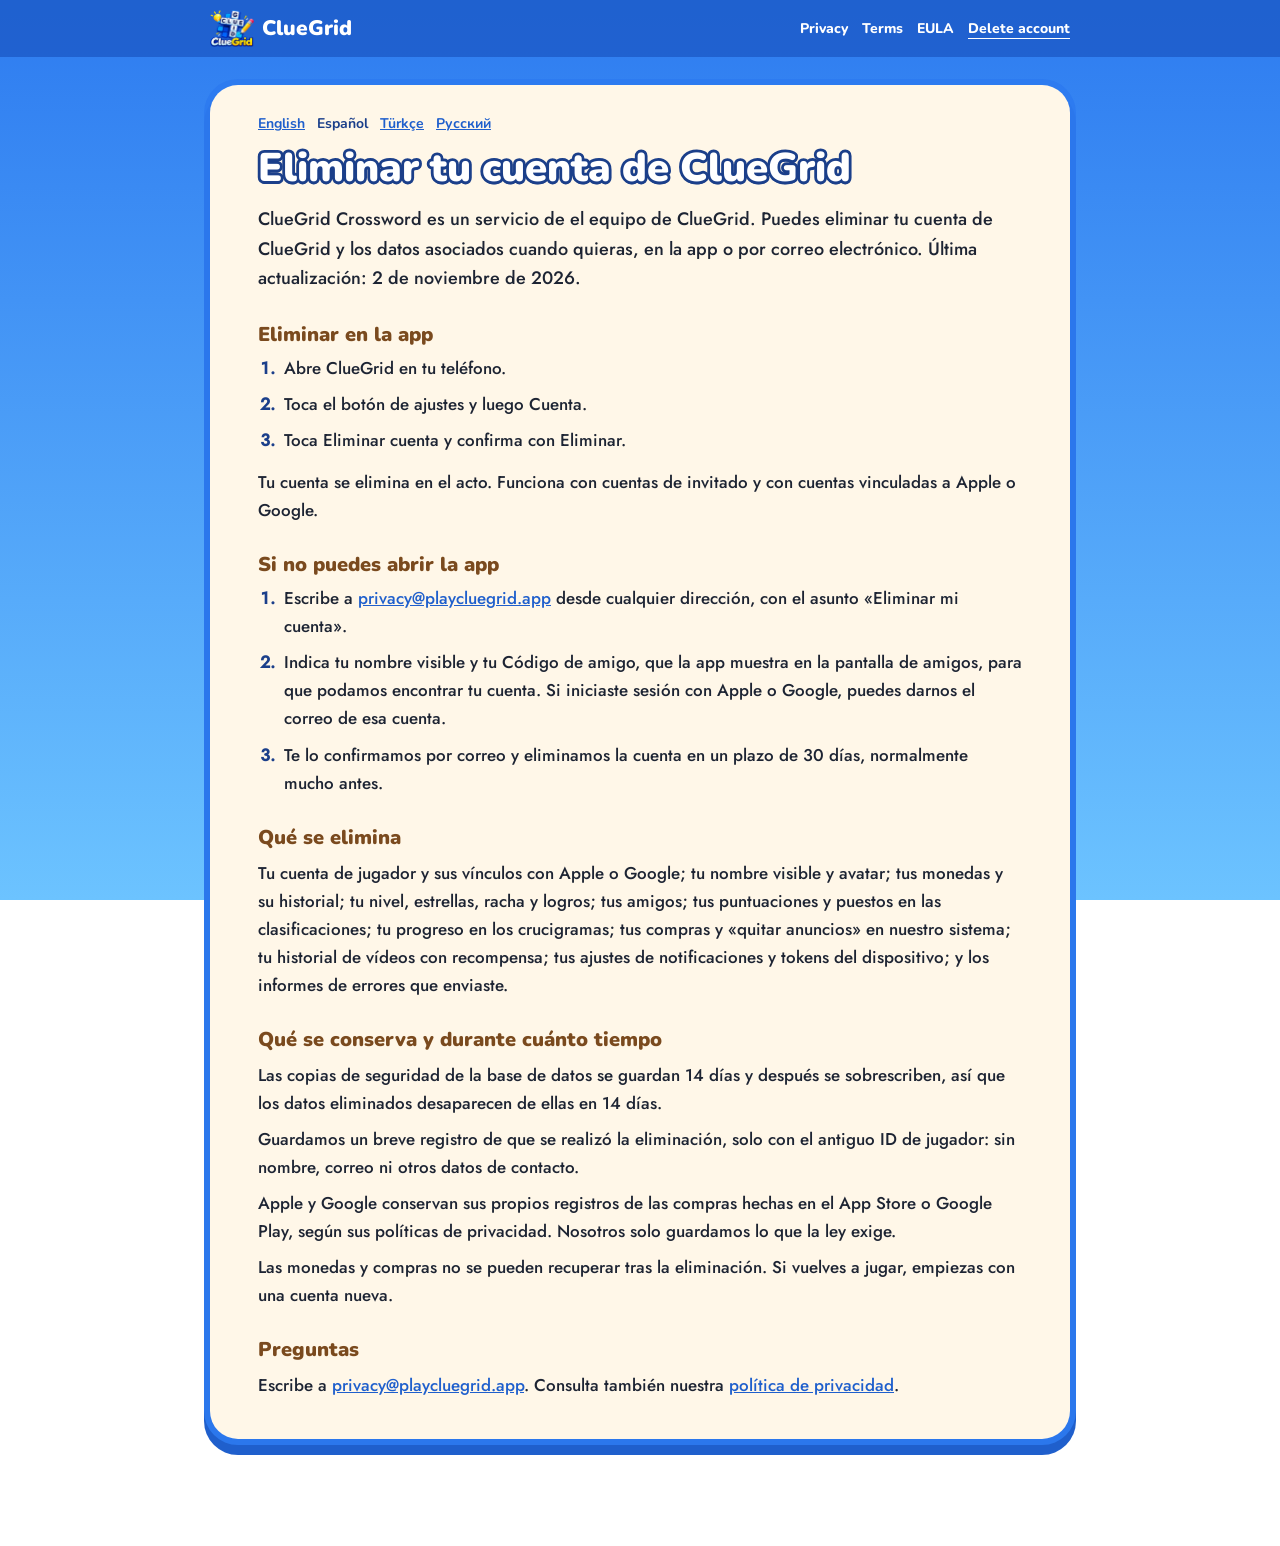
<file: delete-account/es/index.html>
<!DOCTYPE html>
<html lang="es">
<head>
<meta charset="utf-8">
<meta name="viewport" content="width=device-width, initial-scale=1">
<title>ClueGrid · Eliminar tu cuenta de ClueGrid</title>
<link rel="icon" type="image/png" href="/assets/favicon.png">
<link rel="stylesheet" href="/legal.css">
</head>
<body>
<header class="bar"><a class="brand" href="/"><img src="/assets/logo.webp" alt="" width="44" height="37">ClueGrid</a><nav aria-label="Legal"><a href="/privacy/">Privacy</a><a href="/terms/">Terms</a><a href="/eula/">EULA</a><a href="/delete-account/" aria-current="page">Delete account</a></nav></header>
<main>
<div class="langs"><a href="/delete-account/">English</a> <b>Español</b> <a href="/delete-account/tr/">Türkçe</a> <a href="/delete-account/ru/">Русский</a></div>
<h1>Eliminar tu cuenta de ClueGrid</h1>
<p class="intro">ClueGrid Crossword es un servicio de el equipo de ClueGrid. Puedes eliminar tu cuenta de ClueGrid y los datos asociados cuando quieras, en la app o por correo electrónico. Última actualización: 2 de noviembre de 2026.</p>
<h2>Eliminar en la app</h2>
<ol><li>Abre ClueGrid en tu teléfono.</li><li>Toca el botón de ajustes y luego Cuenta.</li><li>Toca Eliminar cuenta y confirma con Eliminar.</li></ol>
<p>Tu cuenta se elimina en el acto. Funciona con cuentas de invitado y con cuentas vinculadas a Apple o Google.</p>
<h2>Si no puedes abrir la app</h2>
<ol><li>Escribe a <a href="mailto:privacy@playcluegrid.app">privacy@playcluegrid.app</a> desde cualquier dirección, con el asunto «Eliminar mi cuenta».</li><li>Indica tu nombre visible y tu Código de amigo, que la app muestra en la pantalla de amigos, para que podamos encontrar tu cuenta. Si iniciaste sesión con Apple o Google, puedes darnos el correo de esa cuenta.</li><li>Te lo confirmamos por correo y eliminamos la cuenta en un plazo de 30 días, normalmente mucho antes.</li></ol>
<h2>Qué se elimina</h2>
<p>Tu cuenta de jugador y sus vínculos con Apple o Google; tu nombre visible y avatar; tus monedas y su historial; tu nivel, estrellas, racha y logros; tus amigos; tus puntuaciones y puestos en las clasificaciones; tu progreso en los crucigramas; tus compras y «quitar anuncios» en nuestro sistema; tu historial de vídeos con recompensa; tus ajustes de notificaciones y tokens del dispositivo; y los informes de errores que enviaste.</p>
<h2>Qué se conserva y durante cuánto tiempo</h2>
<p>Las copias de seguridad de la base de datos se guardan 14 días y después se sobrescriben, así que los datos eliminados desaparecen de ellas en 14 días.</p>
<p>Guardamos un breve registro de que se realizó la eliminación, solo con el antiguo ID de jugador: sin nombre, correo ni otros datos de contacto.</p>
<p>Apple y Google conservan sus propios registros de las compras hechas en el App Store o Google Play, según sus políticas de privacidad. Nosotros solo guardamos lo que la ley exige.</p>
<p>Las monedas y compras no se pueden recuperar tras la eliminación. Si vuelves a jugar, empiezas con una cuenta nueva.</p>
<h2>Preguntas</h2>
<p>Escribe a <a href="mailto:privacy@playcluegrid.app">privacy@playcluegrid.app</a>. Consulta también nuestra <a href="/privacy/es/">política de privacidad</a>.</p>
</main>
<footer><a href="/">playcluegrid.app</a> · <a href="mailto:privacy@playcluegrid.app">privacy@playcluegrid.app</a></footer>
</body>
</html>
</file>
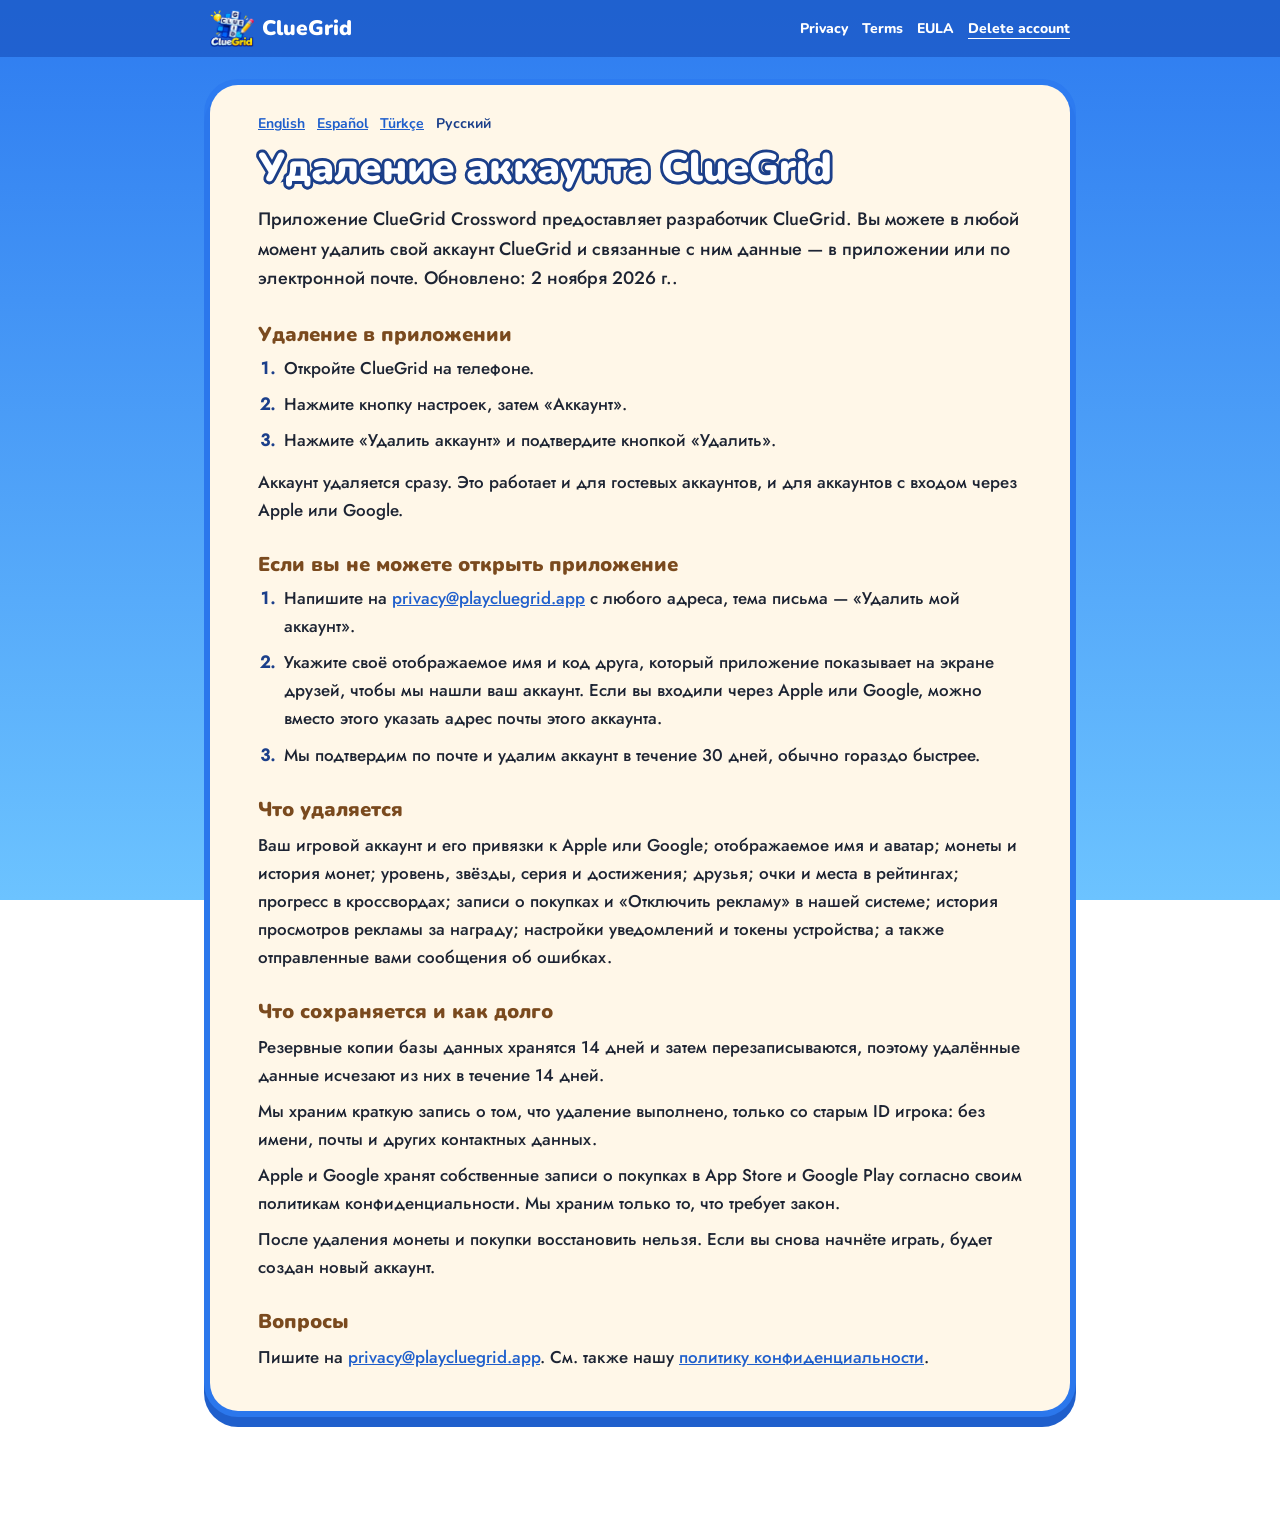
<file: delete-account/ru/index.html>
<!DOCTYPE html>
<html lang="ru">
<head>
<meta charset="utf-8">
<meta name="viewport" content="width=device-width, initial-scale=1">
<title>ClueGrid · Удаление аккаунта ClueGrid</title>
<link rel="icon" type="image/png" href="/assets/favicon.png">
<link rel="stylesheet" href="/legal.css">
</head>
<body>
<header class="bar"><a class="brand" href="/"><img src="/assets/logo.webp" alt="" width="44" height="37">ClueGrid</a><nav aria-label="Legal"><a href="/privacy/">Privacy</a><a href="/terms/">Terms</a><a href="/eula/">EULA</a><a href="/delete-account/" aria-current="page">Delete account</a></nav></header>
<main>
<div class="langs"><a href="/delete-account/">English</a> <a href="/delete-account/es/">Español</a> <a href="/delete-account/tr/">Türkçe</a> <b>Русский</b></div>
<h1>Удаление аккаунта ClueGrid</h1>
<p class="intro">Приложение ClueGrid Crossword предоставляет разработчик ClueGrid. Вы можете в любой момент удалить свой аккаунт ClueGrid и связанные с ним данные — в приложении или по электронной почте. Обновлено: 2 ноября 2026 г..</p>
<h2>Удаление в приложении</h2>
<ol><li>Откройте ClueGrid на телефоне.</li><li>Нажмите кнопку настроек, затем «Аккаунт».</li><li>Нажмите «Удалить аккаунт» и подтвердите кнопкой «Удалить».</li></ol>
<p>Аккаунт удаляется сразу. Это работает и для гостевых аккаунтов, и для аккаунтов с входом через Apple или Google.</p>
<h2>Если вы не можете открыть приложение</h2>
<ol><li>Напишите на <a href="mailto:privacy@playcluegrid.app">privacy@playcluegrid.app</a> с любого адреса, тема письма — «Удалить мой аккаунт».</li><li>Укажите своё отображаемое имя и код друга, который приложение показывает на экране друзей, чтобы мы нашли ваш аккаунт. Если вы входили через Apple или Google, можно вместо этого указать адрес почты этого аккаунта.</li><li>Мы подтвердим по почте и удалим аккаунт в течение 30 дней, обычно гораздо быстрее.</li></ol>
<h2>Что удаляется</h2>
<p>Ваш игровой аккаунт и его привязки к Apple или Google; отображаемое имя и аватар; монеты и история монет; уровень, звёзды, серия и достижения; друзья; очки и места в рейтингах; прогресс в кроссвордах; записи о покупках и «Отключить рекламу» в нашей системе; история просмотров рекламы за награду; настройки уведомлений и токены устройства; а также отправленные вами сообщения об ошибках.</p>
<h2>Что сохраняется и как долго</h2>
<p>Резервные копии базы данных хранятся 14 дней и затем перезаписываются, поэтому удалённые данные исчезают из них в течение 14 дней.</p>
<p>Мы храним краткую запись о том, что удаление выполнено, только со старым ID игрока: без имени, почты и других контактных данных.</p>
<p>Apple и Google хранят собственные записи о покупках в App Store и Google Play согласно своим политикам конфиденциальности. Мы храним только то, что требует закон.</p>
<p>После удаления монеты и покупки восстановить нельзя. Если вы снова начнёте играть, будет создан новый аккаунт.</p>
<h2>Вопросы</h2>
<p>Пишите на <a href="mailto:privacy@playcluegrid.app">privacy@playcluegrid.app</a>. См. также нашу <a href="/privacy/ru/">политику конфиденциальности</a>.</p>
</main>
<footer><a href="/">playcluegrid.app</a> · <a href="mailto:privacy@playcluegrid.app">privacy@playcluegrid.app</a></footer>
</body>
</html>
</file>
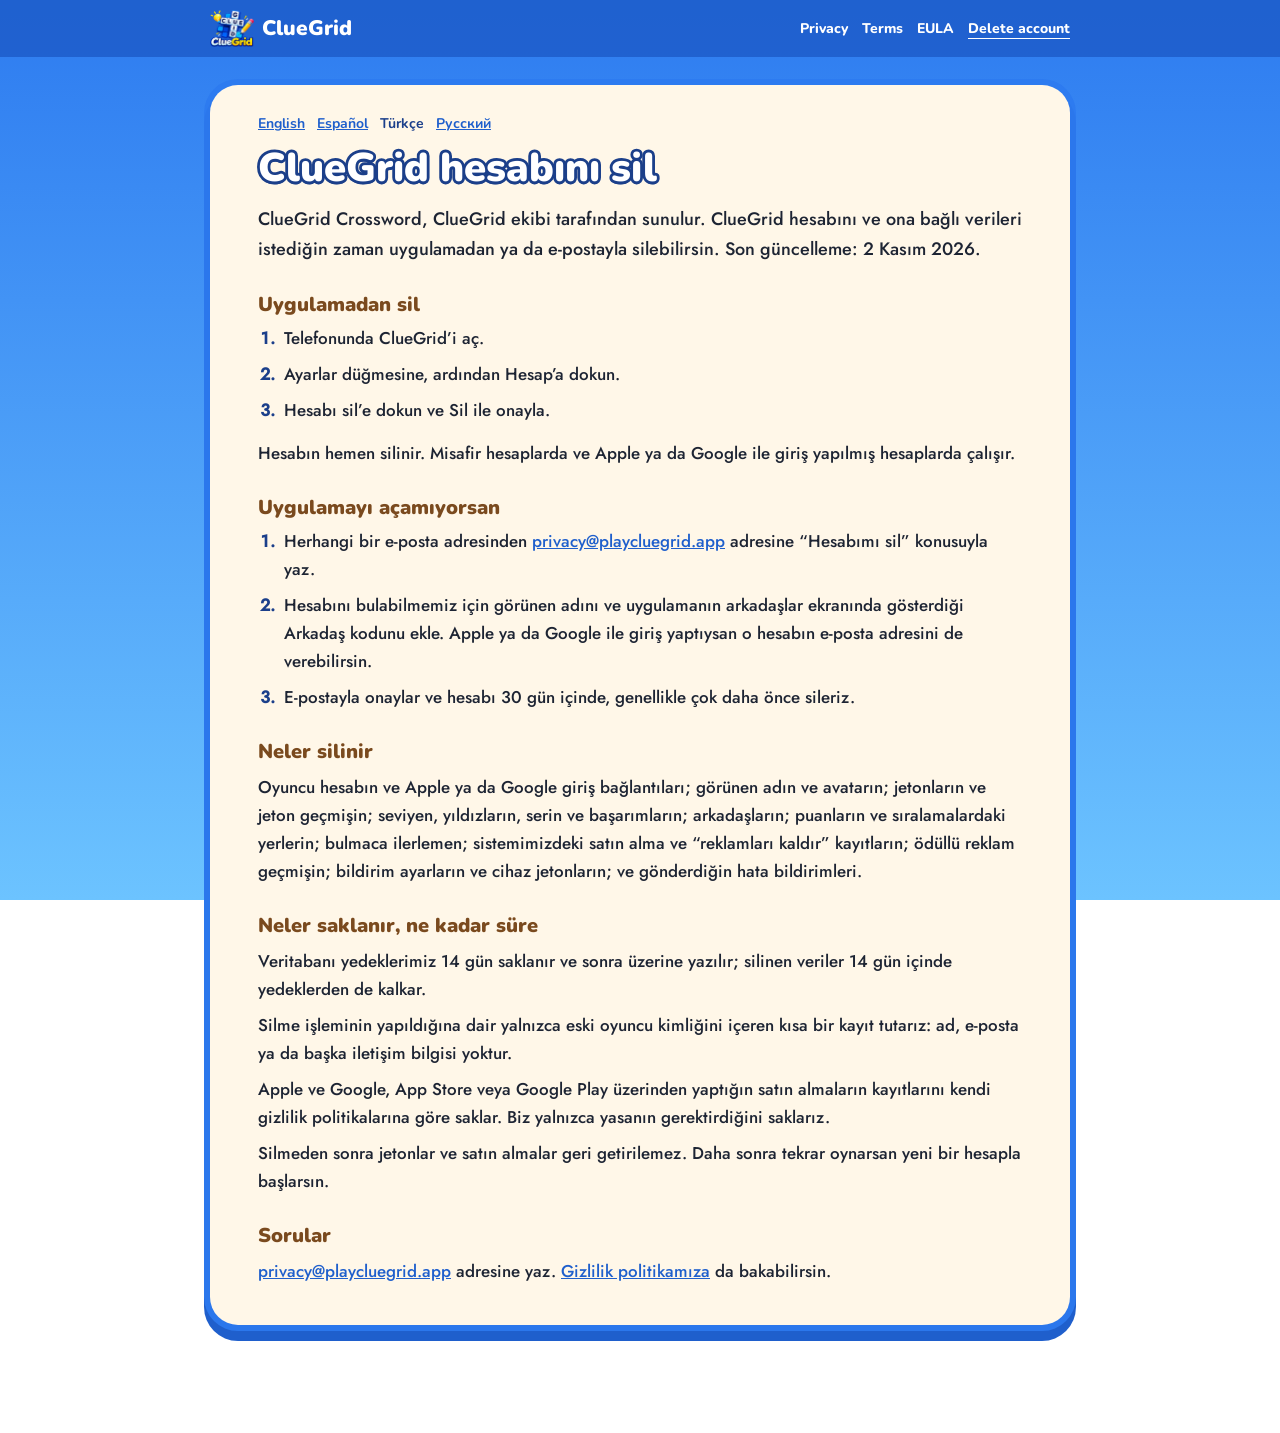
<file: delete-account/tr/index.html>
<!DOCTYPE html>
<html lang="tr">
<head>
<meta charset="utf-8">
<meta name="viewport" content="width=device-width, initial-scale=1">
<title>ClueGrid · ClueGrid hesabını sil</title>
<link rel="icon" type="image/png" href="/assets/favicon.png">
<link rel="stylesheet" href="/legal.css">
</head>
<body>
<header class="bar"><a class="brand" href="/"><img src="/assets/logo.webp" alt="" width="44" height="37">ClueGrid</a><nav aria-label="Legal"><a href="/privacy/">Privacy</a><a href="/terms/">Terms</a><a href="/eula/">EULA</a><a href="/delete-account/" aria-current="page">Delete account</a></nav></header>
<main>
<div class="langs"><a href="/delete-account/">English</a> <a href="/delete-account/es/">Español</a> <b>Türkçe</b> <a href="/delete-account/ru/">Русский</a></div>
<h1>ClueGrid hesabını sil</h1>
<p class="intro">ClueGrid Crossword, ClueGrid ekibi tarafından sunulur. ClueGrid hesabını ve ona bağlı verileri istediğin zaman uygulamadan ya da e-postayla silebilirsin. Son güncelleme: 2 Kasım 2026.</p>
<h2>Uygulamadan sil</h2>
<ol><li>Telefonunda ClueGrid’i aç.</li><li>Ayarlar düğmesine, ardından Hesap’a dokun.</li><li>Hesabı sil’e dokun ve Sil ile onayla.</li></ol>
<p>Hesabın hemen silinir. Misafir hesaplarda ve Apple ya da Google ile giriş yapılmış hesaplarda çalışır.</p>
<h2>Uygulamayı açamıyorsan</h2>
<ol><li>Herhangi bir e-posta adresinden <a href="mailto:privacy@playcluegrid.app">privacy@playcluegrid.app</a> adresine “Hesabımı sil” konusuyla yaz.</li><li>Hesabını bulabilmemiz için görünen adını ve uygulamanın arkadaşlar ekranında gösterdiği Arkadaş kodunu ekle. Apple ya da Google ile giriş yaptıysan o hesabın e-posta adresini de verebilirsin.</li><li>E-postayla onaylar ve hesabı 30 gün içinde, genellikle çok daha önce sileriz.</li></ol>
<h2>Neler silinir</h2>
<p>Oyuncu hesabın ve Apple ya da Google giriş bağlantıları; görünen adın ve avatarın; jetonların ve jeton geçmişin; seviyen, yıldızların, serin ve başarımların; arkadaşların; puanların ve sıralamalardaki yerlerin; bulmaca ilerlemen; sistemimizdeki satın alma ve “reklamları kaldır” kayıtların; ödüllü reklam geçmişin; bildirim ayarların ve cihaz jetonların; ve gönderdiğin hata bildirimleri.</p>
<h2>Neler saklanır, ne kadar süre</h2>
<p>Veritabanı yedeklerimiz 14 gün saklanır ve sonra üzerine yazılır; silinen veriler 14 gün içinde yedeklerden de kalkar.</p>
<p>Silme işleminin yapıldığına dair yalnızca eski oyuncu kimliğini içeren kısa bir kayıt tutarız: ad, e-posta ya da başka iletişim bilgisi yoktur.</p>
<p>Apple ve Google, App Store veya Google Play üzerinden yaptığın satın almaların kayıtlarını kendi gizlilik politikalarına göre saklar. Biz yalnızca yasanın gerektirdiğini saklarız.</p>
<p>Silmeden sonra jetonlar ve satın almalar geri getirilemez. Daha sonra tekrar oynarsan yeni bir hesapla başlarsın.</p>
<h2>Sorular</h2>
<p><a href="mailto:privacy@playcluegrid.app">privacy@playcluegrid.app</a> adresine yaz. <a href="/privacy/tr/">Gizlilik politikamıza</a> da bakabilirsin.</p>
</main>
<footer><a href="/">playcluegrid.app</a> · <a href="mailto:privacy@playcluegrid.app">privacy@playcluegrid.app</a></footer>
</body>
</html>
</file>
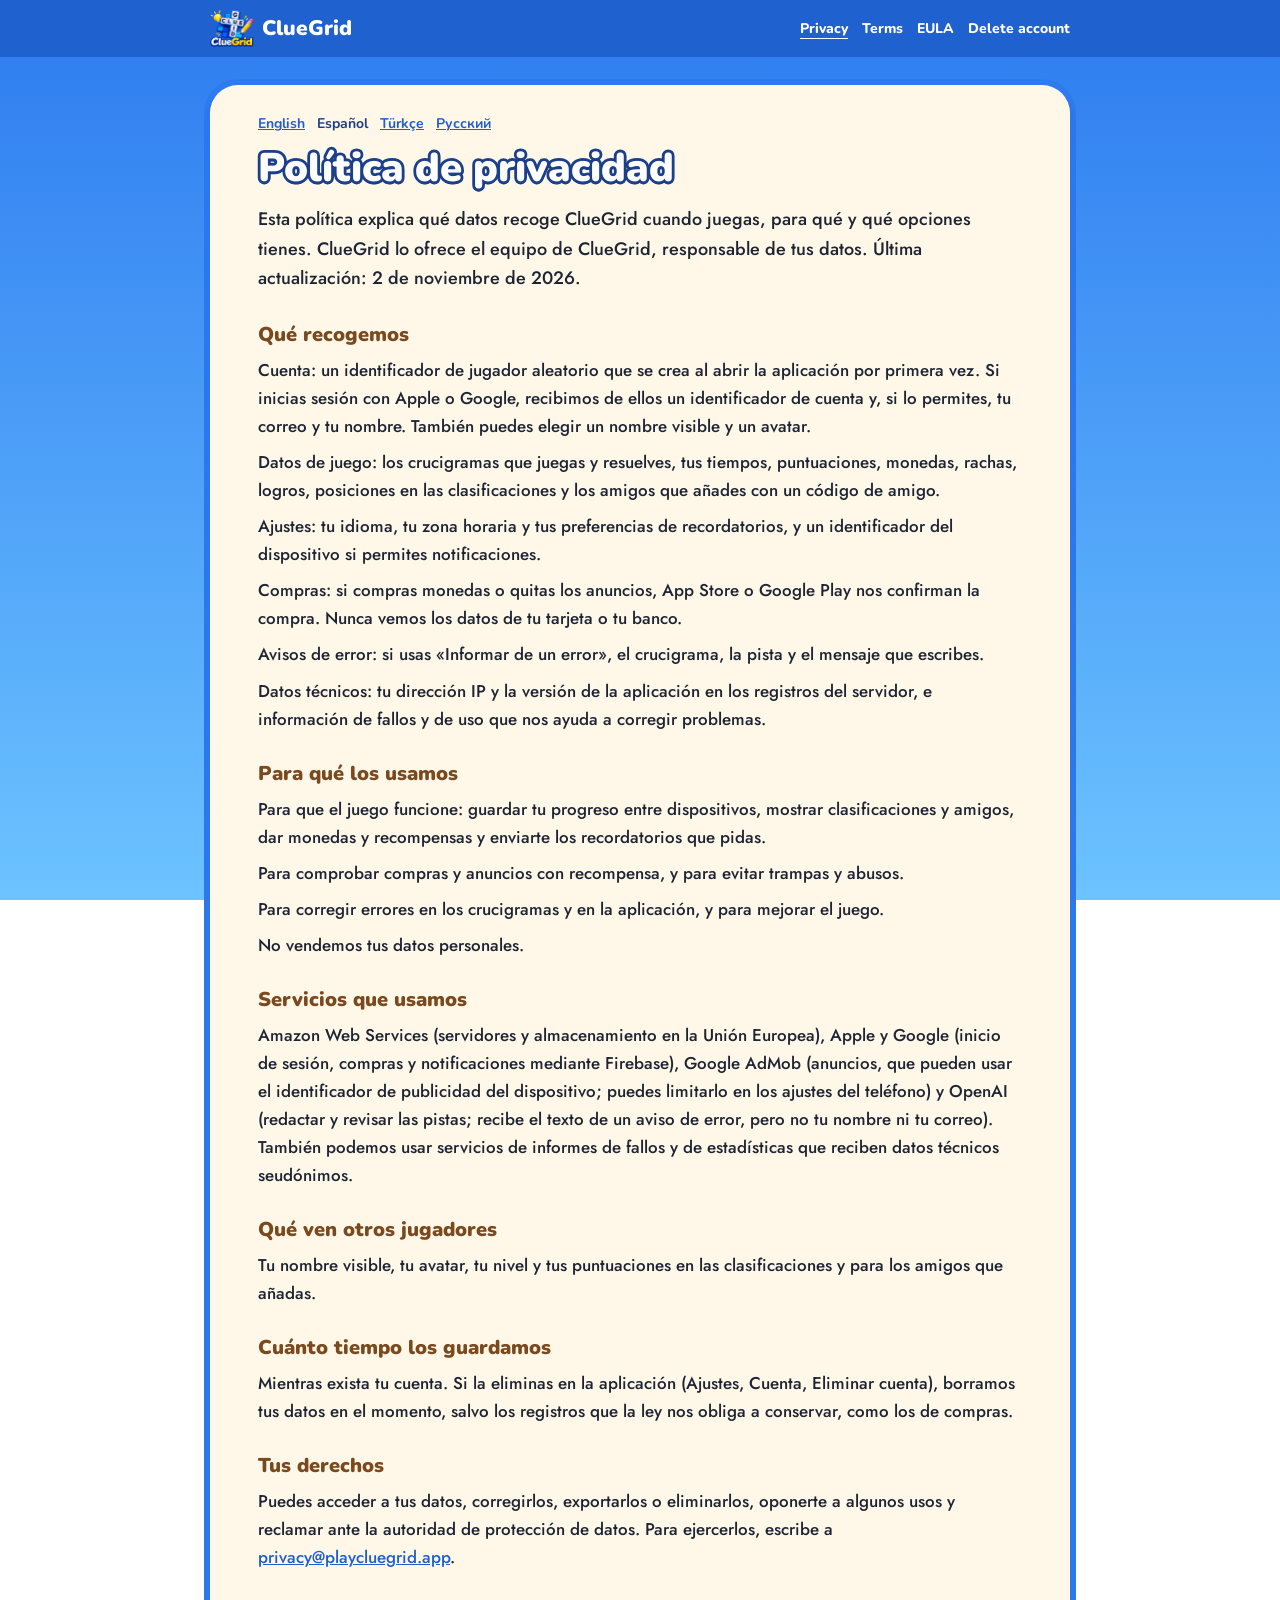
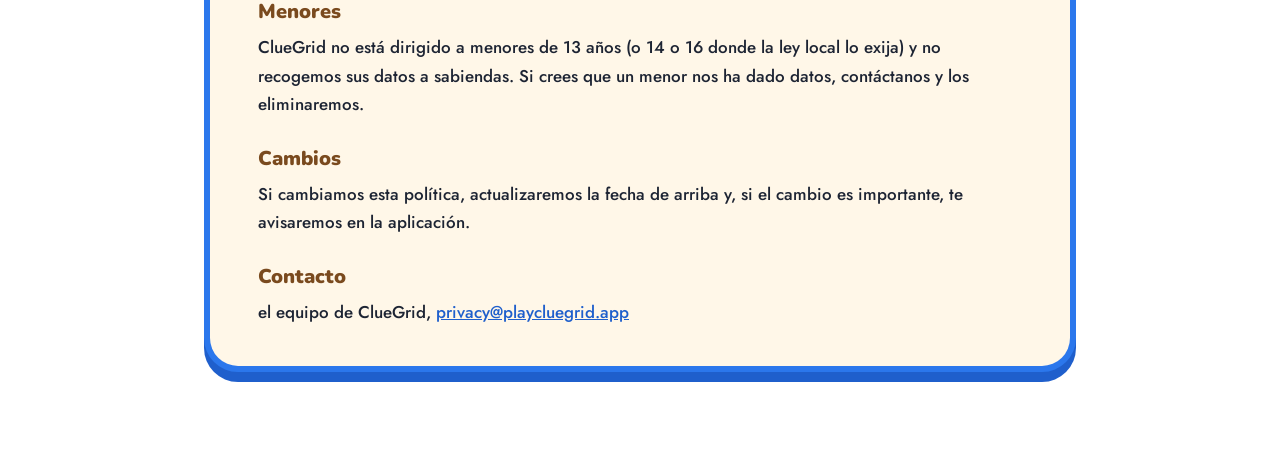
<file: privacy/es/index.html>
<!DOCTYPE html>
<html lang="es">
<head>
<meta charset="utf-8">
<meta name="viewport" content="width=device-width, initial-scale=1">
<title>ClueGrid · Política de privacidad</title>
<link rel="icon" type="image/png" href="/assets/favicon.png">
<link rel="stylesheet" href="/legal.css">
</head>
<body>
<header class="bar"><a class="brand" href="/"><img src="/assets/logo.webp" alt="" width="44" height="37">ClueGrid</a><nav aria-label="Legal"><a href="/privacy/" aria-current="page">Privacy</a><a href="/terms/">Terms</a><a href="/eula/">EULA</a><a href="/delete-account/">Delete account</a></nav></header>
<main>
<div class="langs"><a href="/privacy/">English</a> <b>Español</b> <a href="/privacy/tr/">Türkçe</a> <a href="/privacy/ru/">Русский</a></div>
<h1>Política de privacidad</h1>
<p class="intro">Esta política explica qué datos recoge ClueGrid cuando juegas, para qué y qué opciones tienes. ClueGrid lo ofrece el equipo de ClueGrid, responsable de tus datos. Última actualización: 2 de noviembre de 2026.</p>
<h2>Qué recogemos</h2>
<p>Cuenta: un identificador de jugador aleatorio que se crea al abrir la aplicación por primera vez. Si inicias sesión con Apple o Google, recibimos de ellos un identificador de cuenta y, si lo permites, tu correo y tu nombre. También puedes elegir un nombre visible y un avatar.</p>
<p>Datos de juego: los crucigramas que juegas y resuelves, tus tiempos, puntuaciones, monedas, rachas, logros, posiciones en las clasificaciones y los amigos que añades con un código de amigo.</p>
<p>Ajustes: tu idioma, tu zona horaria y tus preferencias de recordatorios, y un identificador del dispositivo si permites notificaciones.</p>
<p>Compras: si compras monedas o quitas los anuncios, App Store o Google Play nos confirman la compra. Nunca vemos los datos de tu tarjeta o tu banco.</p>
<p>Avisos de error: si usas «Informar de un error», el crucigrama, la pista y el mensaje que escribes.</p>
<p>Datos técnicos: tu dirección IP y la versión de la aplicación en los registros del servidor, e información de fallos y de uso que nos ayuda a corregir problemas.</p>
<h2>Para qué los usamos</h2>
<p>Para que el juego funcione: guardar tu progreso entre dispositivos, mostrar clasificaciones y amigos, dar monedas y recompensas y enviarte los recordatorios que pidas.</p>
<p>Para comprobar compras y anuncios con recompensa, y para evitar trampas y abusos.</p>
<p>Para corregir errores en los crucigramas y en la aplicación, y para mejorar el juego.</p>
<p>No vendemos tus datos personales.</p>
<h2>Servicios que usamos</h2>
<p>Amazon Web Services (servidores y almacenamiento en la Unión Europea), Apple y Google (inicio de sesión, compras y notificaciones mediante Firebase), Google AdMob (anuncios, que pueden usar el identificador de publicidad del dispositivo; puedes limitarlo en los ajustes del teléfono) y OpenAI (redactar y revisar las pistas; recibe el texto de un aviso de error, pero no tu nombre ni tu correo). También podemos usar servicios de informes de fallos y de estadísticas que reciben datos técnicos seudónimos.</p>
<h2>Qué ven otros jugadores</h2>
<p>Tu nombre visible, tu avatar, tu nivel y tus puntuaciones en las clasificaciones y para los amigos que añadas.</p>
<h2>Cuánto tiempo los guardamos</h2>
<p>Mientras exista tu cuenta. Si la eliminas en la aplicación (Ajustes, Cuenta, Eliminar cuenta), borramos tus datos en el momento, salvo los registros que la ley nos obliga a conservar, como los de compras.</p>
<h2>Tus derechos</h2>
<p>Puedes acceder a tus datos, corregirlos, exportarlos o eliminarlos, oponerte a algunos usos y reclamar ante la autoridad de protección de datos. Para ejercerlos, escribe a <a href="mailto:privacy@playcluegrid.app">privacy@playcluegrid.app</a>.</p>
<h2>Menores</h2>
<p>ClueGrid no está dirigido a menores de 13 años (o 14 o 16 donde la ley local lo exija) y no recogemos sus datos a sabiendas. Si crees que un menor nos ha dado datos, contáctanos y los eliminaremos.</p>
<h2>Cambios</h2>
<p>Si cambiamos esta política, actualizaremos la fecha de arriba y, si el cambio es importante, te avisaremos en la aplicación.</p>
<h2>Contacto</h2>
<p>el equipo de ClueGrid, <a href="mailto:privacy@playcluegrid.app">privacy@playcluegrid.app</a></p>
</main>
<footer><a href="/">playcluegrid.app</a> · <a href="mailto:privacy@playcluegrid.app">privacy@playcluegrid.app</a></footer>
</body>
</html>
</file>
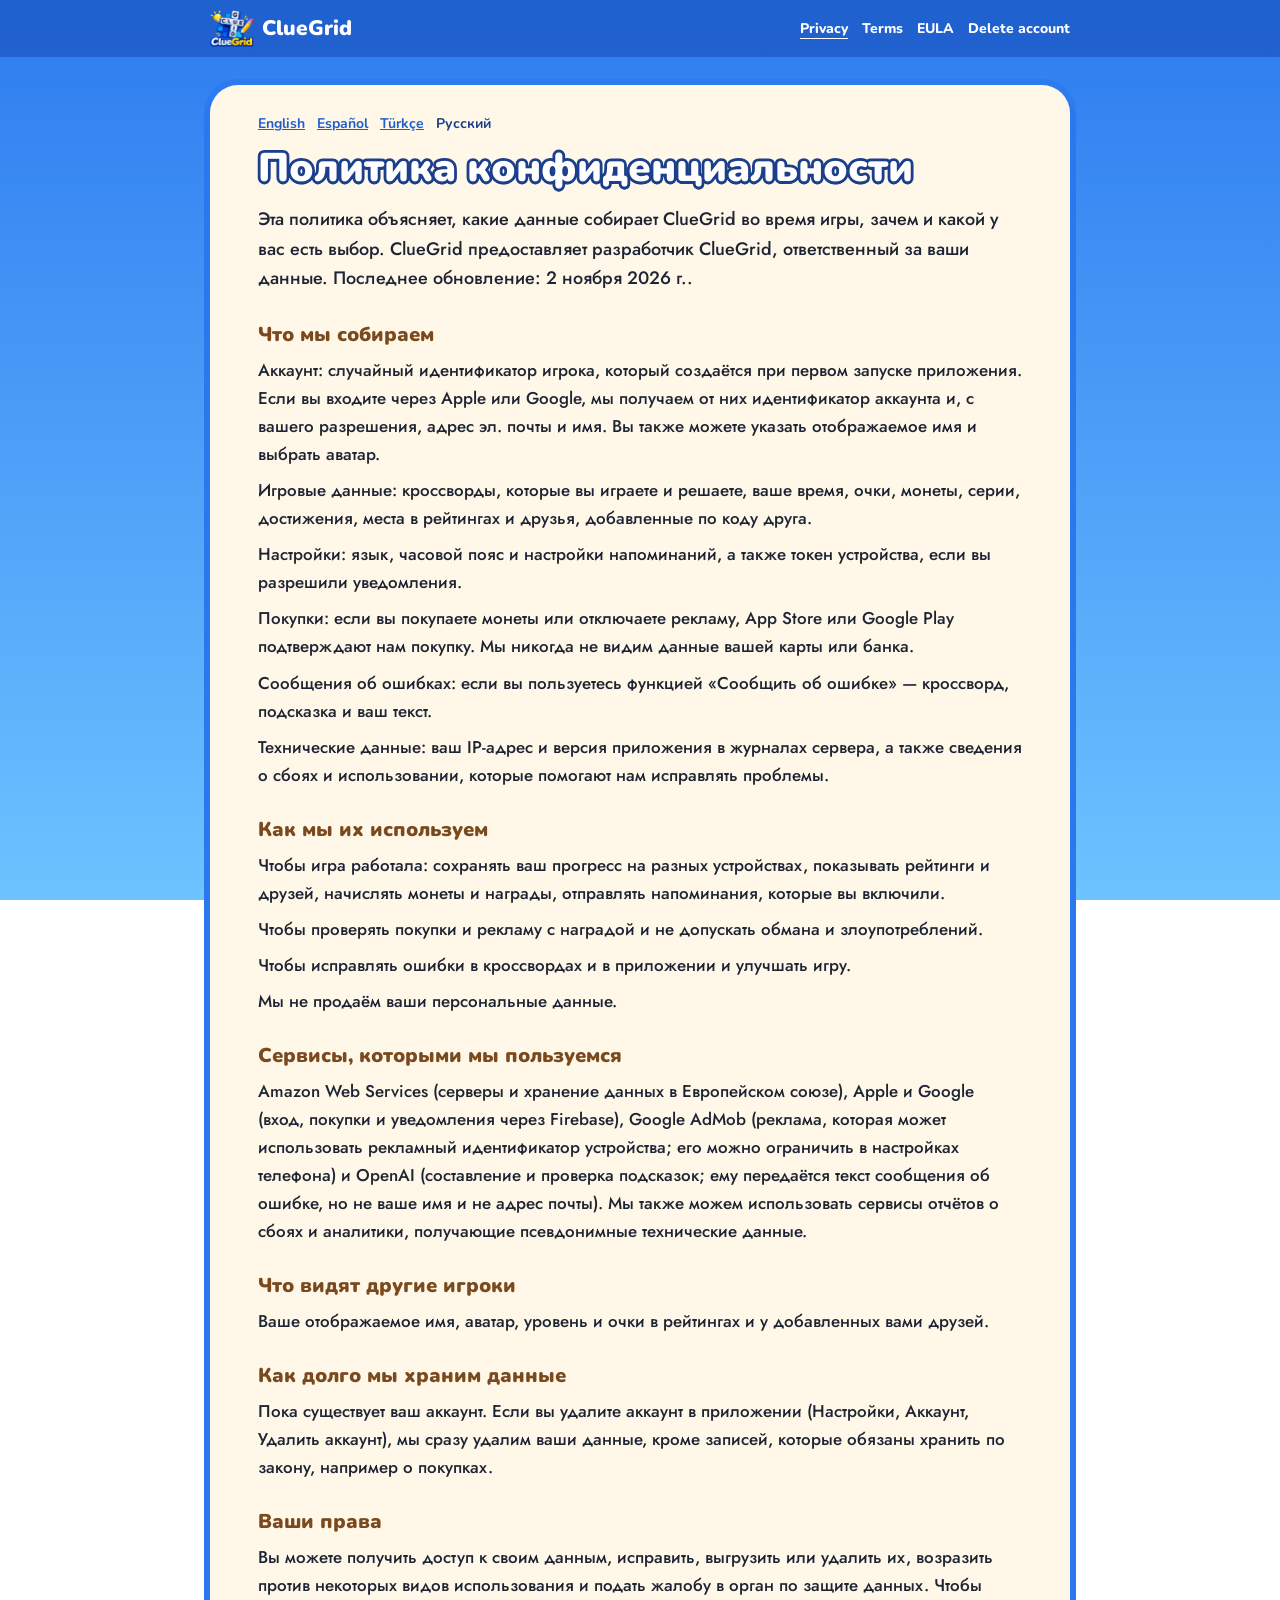
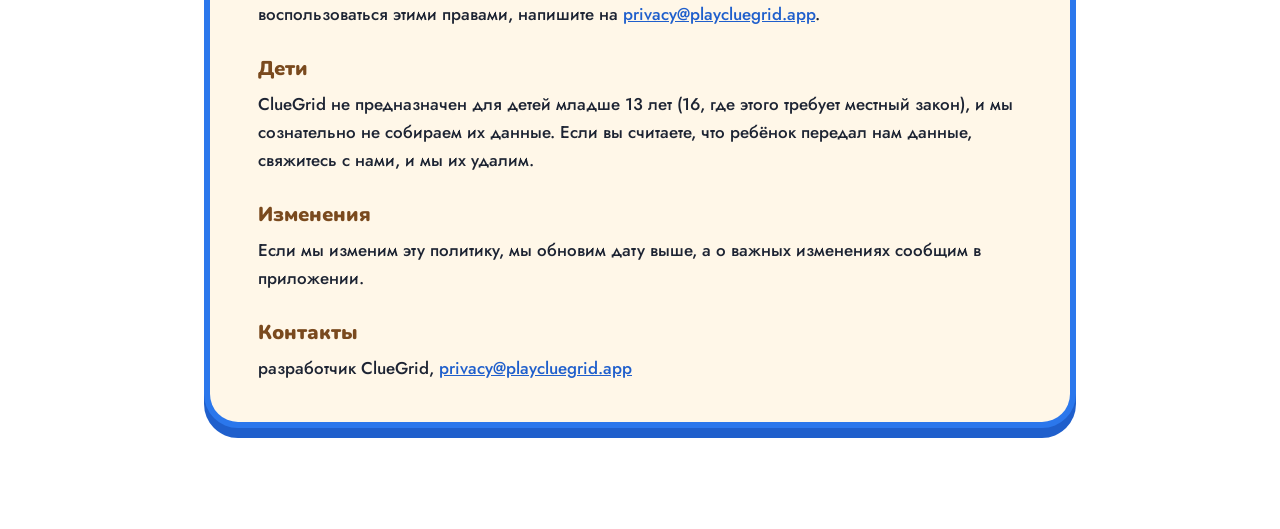
<file: privacy/ru/index.html>
<!DOCTYPE html>
<html lang="ru">
<head>
<meta charset="utf-8">
<meta name="viewport" content="width=device-width, initial-scale=1">
<title>ClueGrid · Политика конфиденциальности</title>
<link rel="icon" type="image/png" href="/assets/favicon.png">
<link rel="stylesheet" href="/legal.css">
</head>
<body>
<header class="bar"><a class="brand" href="/"><img src="/assets/logo.webp" alt="" width="44" height="37">ClueGrid</a><nav aria-label="Legal"><a href="/privacy/" aria-current="page">Privacy</a><a href="/terms/">Terms</a><a href="/eula/">EULA</a><a href="/delete-account/">Delete account</a></nav></header>
<main>
<div class="langs"><a href="/privacy/">English</a> <a href="/privacy/es/">Español</a> <a href="/privacy/tr/">Türkçe</a> <b>Русский</b></div>
<h1>Политика конфиденциальности</h1>
<p class="intro">Эта политика объясняет, какие данные собирает ClueGrid во время игры, зачем и какой у вас есть выбор. ClueGrid предоставляет разработчик ClueGrid, ответственный за ваши данные. Последнее обновление: 2 ноября 2026 г..</p>
<h2>Что мы собираем</h2>
<p>Аккаунт: случайный идентификатор игрока, который создаётся при первом запуске приложения. Если вы входите через Apple или Google, мы получаем от них идентификатор аккаунта и, с вашего разрешения, адрес эл. почты и имя. Вы также можете указать отображаемое имя и выбрать аватар.</p>
<p>Игровые данные: кроссворды, которые вы играете и решаете, ваше время, очки, монеты, серии, достижения, места в рейтингах и друзья, добавленные по коду друга.</p>
<p>Настройки: язык, часовой пояс и настройки напоминаний, а также токен устройства, если вы разрешили уведомления.</p>
<p>Покупки: если вы покупаете монеты или отключаете рекламу, App Store или Google Play подтверждают нам покупку. Мы никогда не видим данные вашей карты или банка.</p>
<p>Сообщения об ошибках: если вы пользуетесь функцией «Сообщить об ошибке» — кроссворд, подсказка и ваш текст.</p>
<p>Технические данные: ваш IP-адрес и версия приложения в журналах сервера, а также сведения о сбоях и использовании, которые помогают нам исправлять проблемы.</p>
<h2>Как мы их используем</h2>
<p>Чтобы игра работала: сохранять ваш прогресс на разных устройствах, показывать рейтинги и друзей, начислять монеты и награды, отправлять напоминания, которые вы включили.</p>
<p>Чтобы проверять покупки и рекламу с наградой и не допускать обмана и злоупотреблений.</p>
<p>Чтобы исправлять ошибки в кроссвордах и в приложении и улучшать игру.</p>
<p>Мы не продаём ваши персональные данные.</p>
<h2>Сервисы, которыми мы пользуемся</h2>
<p>Amazon Web Services (серверы и хранение данных в Европейском союзе), Apple и Google (вход, покупки и уведомления через Firebase), Google AdMob (реклама, которая может использовать рекламный идентификатор устройства; его можно ограничить в настройках телефона) и OpenAI (составление и проверка подсказок; ему передаётся текст сообщения об ошибке, но не ваше имя и не адрес почты). Мы также можем использовать сервисы отчётов о сбоях и аналитики, получающие псевдонимные технические данные.</p>
<h2>Что видят другие игроки</h2>
<p>Ваше отображаемое имя, аватар, уровень и очки в рейтингах и у добавленных вами друзей.</p>
<h2>Как долго мы храним данные</h2>
<p>Пока существует ваш аккаунт. Если вы удалите аккаунт в приложении (Настройки, Аккаунт, Удалить аккаунт), мы сразу удалим ваши данные, кроме записей, которые обязаны хранить по закону, например о покупках.</p>
<h2>Ваши права</h2>
<p>Вы можете получить доступ к своим данным, исправить, выгрузить или удалить их, возразить против некоторых видов использования и подать жалобу в орган по защите данных. Чтобы воспользоваться этими правами, напишите на <a href="mailto:privacy@playcluegrid.app">privacy@playcluegrid.app</a>.</p>
<h2>Дети</h2>
<p>ClueGrid не предназначен для детей младше 13 лет (16, где этого требует местный закон), и мы сознательно не собираем их данные. Если вы считаете, что ребёнок передал нам данные, свяжитесь с нами, и мы их удалим.</p>
<h2>Изменения</h2>
<p>Если мы изменим эту политику, мы обновим дату выше, а о важных изменениях сообщим в приложении.</p>
<h2>Контакты</h2>
<p>разработчик ClueGrid, <a href="mailto:privacy@playcluegrid.app">privacy@playcluegrid.app</a></p>
</main>
<footer><a href="/">playcluegrid.app</a> · <a href="mailto:privacy@playcluegrid.app">privacy@playcluegrid.app</a></footer>
</body>
</html>
</file>
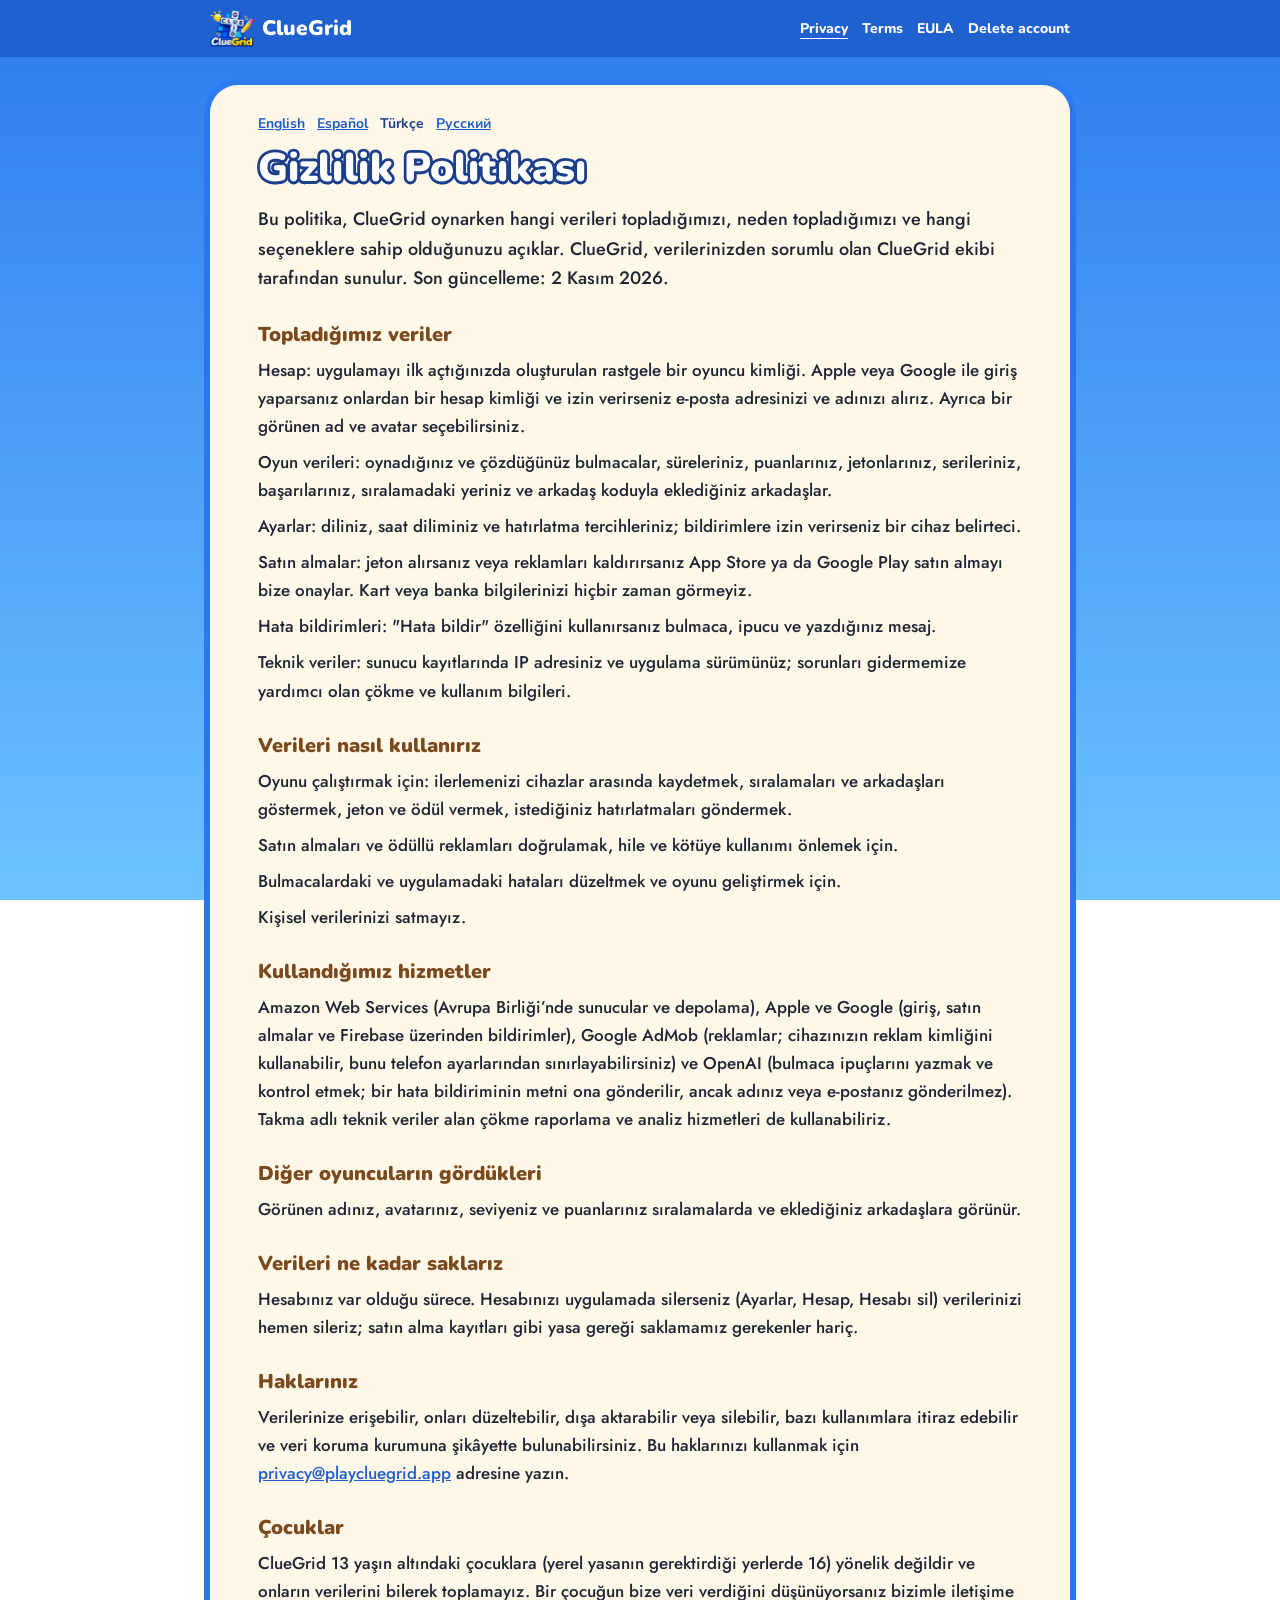
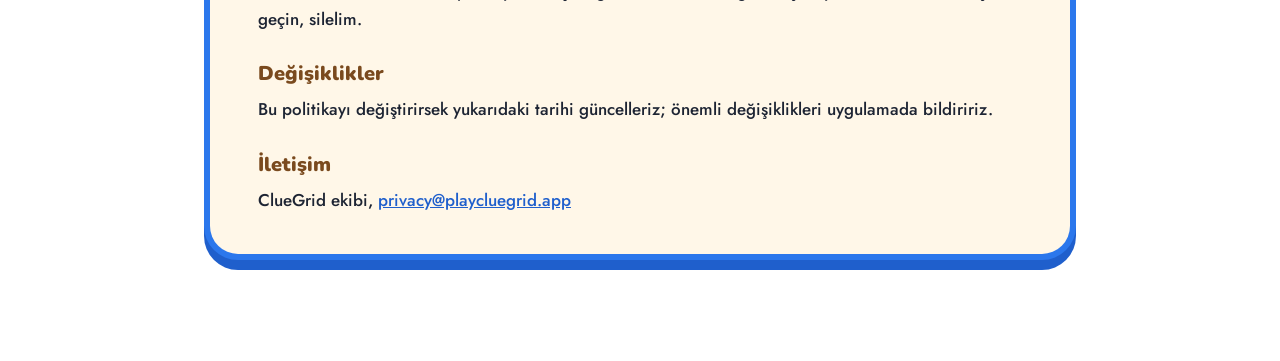
<file: privacy/tr/index.html>
<!DOCTYPE html>
<html lang="tr">
<head>
<meta charset="utf-8">
<meta name="viewport" content="width=device-width, initial-scale=1">
<title>ClueGrid · Gizlilik Politikası</title>
<link rel="icon" type="image/png" href="/assets/favicon.png">
<link rel="stylesheet" href="/legal.css">
</head>
<body>
<header class="bar"><a class="brand" href="/"><img src="/assets/logo.webp" alt="" width="44" height="37">ClueGrid</a><nav aria-label="Legal"><a href="/privacy/" aria-current="page">Privacy</a><a href="/terms/">Terms</a><a href="/eula/">EULA</a><a href="/delete-account/">Delete account</a></nav></header>
<main>
<div class="langs"><a href="/privacy/">English</a> <a href="/privacy/es/">Español</a> <b>Türkçe</b> <a href="/privacy/ru/">Русский</a></div>
<h1>Gizlilik Politikası</h1>
<p class="intro">Bu politika, ClueGrid oynarken hangi verileri topladığımızı, neden topladığımızı ve hangi seçeneklere sahip olduğunuzu açıklar. ClueGrid, verilerinizden sorumlu olan ClueGrid ekibi tarafından sunulur. Son güncelleme: 2 Kasım 2026.</p>
<h2>Topladığımız veriler</h2>
<p>Hesap: uygulamayı ilk açtığınızda oluşturulan rastgele bir oyuncu kimliği. Apple veya Google ile giriş yaparsanız onlardan bir hesap kimliği ve izin verirseniz e-posta adresinizi ve adınızı alırız. Ayrıca bir görünen ad ve avatar seçebilirsiniz.</p>
<p>Oyun verileri: oynadığınız ve çözdüğünüz bulmacalar, süreleriniz, puanlarınız, jetonlarınız, serileriniz, başarılarınız, sıralamadaki yeriniz ve arkadaş koduyla eklediğiniz arkadaşlar.</p>
<p>Ayarlar: diliniz, saat diliminiz ve hatırlatma tercihleriniz; bildirimlere izin verirseniz bir cihaz belirteci.</p>
<p>Satın almalar: jeton alırsanız veya reklamları kaldırırsanız App Store ya da Google Play satın almayı bize onaylar. Kart veya banka bilgilerinizi hiçbir zaman görmeyiz.</p>
<p>Hata bildirimleri: "Hata bildir" özelliğini kullanırsanız bulmaca, ipucu ve yazdığınız mesaj.</p>
<p>Teknik veriler: sunucu kayıtlarında IP adresiniz ve uygulama sürümünüz; sorunları gidermemize yardımcı olan çökme ve kullanım bilgileri.</p>
<h2>Verileri nasıl kullanırız</h2>
<p>Oyunu çalıştırmak için: ilerlemenizi cihazlar arasında kaydetmek, sıralamaları ve arkadaşları göstermek, jeton ve ödül vermek, istediğiniz hatırlatmaları göndermek.</p>
<p>Satın almaları ve ödüllü reklamları doğrulamak, hile ve kötüye kullanımı önlemek için.</p>
<p>Bulmacalardaki ve uygulamadaki hataları düzeltmek ve oyunu geliştirmek için.</p>
<p>Kişisel verilerinizi satmayız.</p>
<h2>Kullandığımız hizmetler</h2>
<p>Amazon Web Services (Avrupa Birliği’nde sunucular ve depolama), Apple ve Google (giriş, satın almalar ve Firebase üzerinden bildirimler), Google AdMob (reklamlar; cihazınızın reklam kimliğini kullanabilir, bunu telefon ayarlarından sınırlayabilirsiniz) ve OpenAI (bulmaca ipuçlarını yazmak ve kontrol etmek; bir hata bildiriminin metni ona gönderilir, ancak adınız veya e-postanız gönderilmez). Takma adlı teknik veriler alan çökme raporlama ve analiz hizmetleri de kullanabiliriz.</p>
<h2>Diğer oyuncuların gördükleri</h2>
<p>Görünen adınız, avatarınız, seviyeniz ve puanlarınız sıralamalarda ve eklediğiniz arkadaşlara görünür.</p>
<h2>Verileri ne kadar saklarız</h2>
<p>Hesabınız var olduğu sürece. Hesabınızı uygulamada silerseniz (Ayarlar, Hesap, Hesabı sil) verilerinizi hemen sileriz; satın alma kayıtları gibi yasa gereği saklamamız gerekenler hariç.</p>
<h2>Haklarınız</h2>
<p>Verilerinize erişebilir, onları düzeltebilir, dışa aktarabilir veya silebilir, bazı kullanımlara itiraz edebilir ve veri koruma kurumuna şikâyette bulunabilirsiniz. Bu haklarınızı kullanmak için <a href="mailto:privacy@playcluegrid.app">privacy@playcluegrid.app</a> adresine yazın.</p>
<h2>Çocuklar</h2>
<p>ClueGrid 13 yaşın altındaki çocuklara (yerel yasanın gerektirdiği yerlerde 16) yönelik değildir ve onların verilerini bilerek toplamayız. Bir çocuğun bize veri verdiğini düşünüyorsanız bizimle iletişime geçin, silelim.</p>
<h2>Değişiklikler</h2>
<p>Bu politikayı değiştirirsek yukarıdaki tarihi güncelleriz; önemli değişiklikleri uygulamada bildiririz.</p>
<h2>İletişim</h2>
<p>ClueGrid ekibi, <a href="mailto:privacy@playcluegrid.app">privacy@playcluegrid.app</a></p>
</main>
<footer><a href="/">playcluegrid.app</a> · <a href="mailto:privacy@playcluegrid.app">privacy@playcluegrid.app</a></footer>
</body>
</html>
</file>
<file: styles.css>
/* ClueGrid landing page.
   One visual world, taken from the app: a bright sky with drifting letter tiles, chunky
   3D buttons with a darker edge, cream panels with brown text, a navy board with white
   letter tiles and cream clue tiles with orange arrows. Single theme on purpose. */
@font-face { font-family: 'Nunito'; src: url('assets/fonts/Nunito-Variable.ttf') format('truetype'); font-weight: 200 1000; font-display: swap; }
@font-face { font-family: 'Jost'; src: url('assets/fonts/Jost-Regular.ttf') format('truetype'); font-weight: 400; font-display: swap; }
@font-face { font-family: 'Jost'; src: url('assets/fonts/Jost-Medium.ttf') format('truetype'); font-weight: 500; font-display: swap; }
@font-face { font-family: 'Jost'; src: url('assets/fonts/Jost-SemiBold.ttf') format('truetype'); font-weight: 600; font-display: swap; }

:root {
  --sky-top: #2D7BF0;
  --sky-bottom: #6CC3FF;
  --outline: #1B3F8A;
  --panel: #FFF7E8;
  --panel-sunken: #FBE6C8;
  --panel-ink: #7A4A1E;
  --panel-edge: #E2C9A0;
  --board: #2B3F9E;
  --tile-ink: #4F46D6;
  --good: #2E9D3A;
  --cursor: #FFC83D;
  --word: #DCE9FF;
  --arrow: #F2A100;
  --ink: #14171F;
  --display: 'Nunito', 'Arial Rounded MT Bold', 'Trebuchet MS', sans-serif;
  --body: 'Jost', 'Avenir Next', 'Segoe UI', system-ui, sans-serif;
  color-scheme: light;
}

* { box-sizing: border-box; }
html { scroll-behavior: smooth; }
body { margin: 0; color: var(--ink); background: var(--sky-bottom); font: 500 17px/1.55 var(--body); overflow-x: hidden; }
img { max-width: 100%; height: auto; }
a { color: inherit; }
:focus-visible { outline: 3px solid var(--cursor); outline-offset: 3px; border-radius: 8px; }

.sky { position: fixed; inset: 0; z-index: -1; background: linear-gradient(180deg, var(--sky-top) 0%, #4C9CF7 45%, var(--sky-bottom) 100%); }
.sky canvas { width: 100%; height: 100%; display: block; }

/* Outlined display type, as on the app's ribbons: white letters with a navy rim. */
.outlined {
  font-family: var(--display); font-weight: 900; color: #fff; letter-spacing: .005em;
  -webkit-text-stroke: .14em var(--outline); paint-order: stroke fill;
  text-shadow: 0 .09em 0 var(--outline); text-wrap: balance;
}

/* Header */
.bar { position: sticky; top: 0; z-index: 10; display: flex; align-items: center; gap: 20px; padding: 10px max(16px, calc((100% - 1160px) / 2)); background: rgba(31, 95, 204, .82); backdrop-filter: blur(10px); }
.brand { display: flex; align-items: center; gap: 8px; text-decoration: none; color: #fff; font: 900 22px/1 var(--display); }
.brand img { width: 46px; }
.bar nav { display: flex; gap: 4px; margin-left: auto; }
.bar nav a { color: #fff; text-decoration: none; font: 800 15px/1 var(--display); padding: 9px 12px; border-radius: 10px; }
.bar nav a:hover { background: rgba(255, 255, 255, .16); }
@media (max-width: 760px) { .bar nav { display: none; } .bar .btn { margin-left: auto; } }

/* 3D buttons: a gradient face over a darker edge, pressed down on click. */
.btn { --top: #fff; --bottom: #F1F5FB; --edge: #C3CFE0; --ink: var(--outline);
  display: inline-flex; align-items: center; justify-content: center; gap: 8px; border: 0; cursor: pointer; text-decoration: none;
  font: 900 18px/1 var(--display); color: var(--ink); padding: 14px 22px; border-radius: 16px;
  background: linear-gradient(180deg, var(--top), var(--bottom)); box-shadow: 0 6px 0 var(--edge), 0 10px 18px rgba(20, 40, 110, .25);
  transition: transform .08s ease, box-shadow .08s ease; }
.btn:active { transform: translateY(4px); box-shadow: 0 2px 0 var(--edge), 0 4px 8px rgba(20, 40, 110, .2); }
.btn-small { font-size: 15px; padding: 10px 14px; border-radius: 13px; box-shadow: 0 4px 0 var(--edge); }
.btn-small:active { box-shadow: 0 1px 0 var(--edge); transform: translateY(3px); }
.btn-green { --top: #72DE4F; --bottom: #3DBA2C; --edge: #268A1B; --ink: #fff; text-shadow: 0 2px 0 #1E6E14; }
.btn-yellow { --top: #FFDF5E; --bottom: #FFB800; --edge: #C98A00; --ink: #7A4A1E; }
.btn-blue { --top: #58A9FF; --bottom: #2A7BF0; --edge: #1A55B5; --ink: #fff; text-shadow: 0 2px 0 var(--outline); }
.btn-white { --ink: var(--outline); }

/* Hero */
.hero { max-width: 1160px; margin: 0 auto; padding: 36px 16px 56px; display: grid; grid-template-columns: 1.05fr 1fr; gap: 40px; align-items: center; }
.hero-logo img { width: min(320px, 70vw); filter: drop-shadow(0 10px 18px rgba(18, 50, 130, .35)); }
.hero h1 { font-size: clamp(28px, 3.3vw, 42px); line-height: 1.15; margin: 8px 0 16px; }
.hero h1 span { display: block; }
@media (min-width: 921px) { .hero h1 span { white-space: nowrap; } }
.lede { color: #fff; font-size: 19px; max-width: 34em; margin: 0 0 26px; text-shadow: 0 1px 2px rgba(10, 40, 110, .35); }
@media (max-width: 920px) { .hero { grid-template-columns: 1fr; text-align: center; } .lede { margin-inline: auto; } .stores { justify-content: center; } }

.stores { display: flex; flex-wrap: wrap; gap: 14px; }
.store { display: inline-flex; align-items: center; gap: 10px; text-decoration: none; color: #fff; background: #10151f; border-radius: 14px; padding: 10px 18px 10px 14px; box-shadow: 0 5px 0 #000, 0 10px 18px rgba(10, 30, 80, .3); transition: transform .08s; }
.store:active { transform: translateY(3px); box-shadow: 0 2px 0 #000; }
.store svg { width: 26px; height: 26px; fill: #fff; }
.store span { display: flex; flex-direction: column; font: 800 19px/1.1 var(--display); text-align: left; }
.store small { font: 500 11px/1.2 var(--body); opacity: .85; }

/* The playable board */
.play-card { position: relative; background: #fff; border-radius: 28px; padding: 34px 18px 18px; box-shadow: 0 0 0 6px #fff, 0 0 0 10px rgba(31, 95, 204, .55), 0 24px 40px rgba(12, 40, 110, .35); max-width: 470px; width: 100%; justify-self: center; }
.ribbon { position: absolute; top: -22px; left: 50%; transform: translateX(-50%); white-space: nowrap; font: 900 22px/1 var(--display); color: #fff; padding: 12px 28px; border-radius: 14px; background: linear-gradient(180deg, #58A9FF, #2A7BF0); box-shadow: 0 5px 0 #1A55B5; -webkit-text-stroke: 3px var(--outline); paint-order: stroke fill; }
.board { --gap: 5px; display: grid; grid-template-columns: repeat(5, 1fr); gap: var(--gap); padding: var(--gap); background: var(--board); border-radius: 16px; outline: none; touch-action: manipulation; }
.board:focus-visible { box-shadow: 0 0 0 4px var(--cursor); }
.cell { position: relative; aspect-ratio: 1; border-radius: 9px; display: grid; place-items: center; user-select: none; }
.cell.letter { background: #fff; box-shadow: 0 3px 0 #C5D0EA; cursor: pointer; font: 900 clamp(22px, 6.4vw, 32px)/1 var(--display); color: var(--tile-ink); }
.cell.letter.word { background: var(--word); }
.cell.letter.cursor { background: var(--cursor); box-shadow: 0 3px 0 #E09A00; color: var(--outline); }
.cell.letter.good { color: var(--good); }
.cell.letter.pop { animation: pop .22s ease-out; }
@keyframes pop { 0% { transform: scale(.7); } 70% { transform: scale(1.08); } 100% { transform: scale(1); } }
.cell.clue { background: var(--panel); box-shadow: 0 3px 0 var(--panel-edge); color: var(--panel-ink); font: 800 clamp(8px, 2.25vw, 11px)/1.12 var(--display); text-transform: uppercase; text-align: center; padding: 3px; cursor: pointer; }
.cell.clue.on { background: #FFE9B0; }
.cell.clue img { width: 72%; }
.cell.badge { background: linear-gradient(180deg, #58A9FF, #2A7BF0); box-shadow: 0 3px 0 #1A55B5; color: #fff; font: 900 10px/1 var(--display); flex-direction: column; text-transform: uppercase; display: flex; align-items: center; justify-content: center; gap: 2px; }
.cell.badge b { font-size: clamp(16px, 4.6vw, 22px); -webkit-text-stroke: 3px var(--outline); paint-order: stroke fill; }
.arrow-r, .arrow-d { position: absolute; width: 0; height: 0; z-index: 2; pointer-events: none; }
.arrow-r { right: -9px; top: 50%; transform: translateY(-50%); border-top: 6px solid transparent; border-bottom: 6px solid transparent; border-left: 8px solid var(--arrow); }
.arrow-d { bottom: -9px; left: 50%; transform: translateX(-50%); border-left: 6px solid transparent; border-right: 6px solid transparent; border-top: 8px solid var(--arrow); }
.play-status { min-height: 3em; margin: 12px 4px 10px; text-align: center; font: 700 15px/1.4 var(--display); color: var(--outline); }
.play-status.win { color: var(--good); }
.play-actions { display: flex; flex-wrap: wrap; gap: 10px; justify-content: center; }
.play-actions img { width: 20px; }
.keys { display: grid; gap: 6px; margin-top: 16px; }
.keys .row { display: flex; gap: 5px; justify-content: center; }
.keys button { flex: 1; max-width: 38px; height: 42px; border: 0; border-radius: 9px; background: linear-gradient(180deg, #fff, #F1F5FB); box-shadow: 0 3px 0 #C3CFE0; font: 900 17px/1 var(--display); color: var(--outline); cursor: pointer; padding: 0; }
.keys button:active { transform: translateY(2px); box-shadow: 0 1px 0 #C3CFE0; }
.keys button.wide { max-width: 64px; flex: 1.6; font-size: 14px; }
@media (pointer: fine) and (min-width: 921px) { .keys { display: none; } }

/* Sections */
.section-title { font-size: clamp(28px, 4vw, 42px); text-align: center; margin: 0 0 22px; line-height: 1.15; }
.center-note { text-align: center; color: var(--panel-ink); max-width: 40em; margin: -6px auto 24px; font-size: 18px; }
.center-note.light { color: #fff; text-shadow: 0 1px 2px rgba(10, 40, 110, .35); }
.panel { max-width: 1160px; margin: 0 auto 56px; padding: 40px clamp(16px, 4vw, 48px); background: var(--panel); border-radius: 32px; box-shadow: 0 0 0 6px rgba(45, 123, 240, .9), 0 10px 0 6px #1F5FCC; width: calc(100% - 32px); }
.panel h3, .feature h3 { font: 900 22px/1.2 var(--display); margin: 14px 0 6px; color: var(--panel-ink); }
.panel p { margin: 0; color: #5d4630; }

.steps { display: grid; grid-template-columns: repeat(auto-fit, minmax(260px, 1fr)); gap: 22px; }
.step { background: #fff; border-radius: 22px; padding: 20px; box-shadow: 0 6px 0 var(--panel-edge); }
.step-demo { display: flex; gap: 5px; padding: 6px; background: var(--board); border-radius: 12px; width: max-content; max-width: 100%; }
.mini-clue, .mini-tile { position: relative; width: 54px; height: 54px; border-radius: 8px; display: grid; place-items: center; }
.mini-tile { background: #fff; box-shadow: 0 3px 0 #C5D0EA; font: 900 24px/1 var(--display); color: var(--tile-ink); }
.mini-tile.good { color: var(--good); }
.mini-clue { background: var(--panel); box-shadow: 0 3px 0 var(--panel-edge); color: var(--panel-ink); font: 800 9.5px/1.1 var(--display); text-transform: uppercase; text-align: center; padding: 2px; }
.mini-clue.pic { display: flex; flex-direction: column; gap: 1px; }
.mini-clue.pic img { width: 30px; }
.mini-clue.pic b { font-size: 8px; letter-spacing: .02em; }
.mini-clue.split { display: flex; flex-direction: column; justify-content: space-around; font-size: 8px; }
.mini-clue.split span + span { border-top: 1.5px solid var(--panel-edge); padding-top: 2px; }
.mini-clue .arrow-r.top { top: 25%; }

.features { max-width: 1160px; margin: 0 auto 56px; padding: 0 16px; }
.feature-grid { display: grid; grid-template-columns: repeat(auto-fit, minmax(280px, 1fr)); gap: 22px; }
.feature { border-radius: 24px; padding: 22px 22px 24px; background: var(--panel); box-shadow: 0 7px 0 var(--panel-edge), 0 14px 24px rgba(12, 40, 110, .18); }
.feature p { margin: 0; color: #5d4630; }
.feature img { width: 52px; filter: drop-shadow(0 3px 0 rgba(0, 0, 0, .12)); }
.tone-yellow { background: linear-gradient(180deg, #FFF3C4, #FFE38A); box-shadow: 0 7px 0 #C98A00, 0 14px 24px rgba(12, 40, 110, .18); }
.tone-blue { background: linear-gradient(180deg, #E4F0FF, #C7DFFF); box-shadow: 0 7px 0 #1A55B5, 0 14px 24px rgba(12, 40, 110, .18); }
.tone-blue h3 { color: var(--outline); }
.tone-blue p { color: #2b3d66; }
.tone-green { background: linear-gradient(180deg, #E8FBE2, #C9F2BC); box-shadow: 0 7px 0 #268A1B, 0 14px 24px rgba(12, 40, 110, .18); }
.tone-green h3 { color: #1E6E14; }
.tone-green p { color: #2f4d29; }

.week { list-style: none; padding: 0; margin: 0 auto; display: grid; grid-template-columns: repeat(7, 1fr); gap: 12px; max-width: 900px; }
.week li { border-radius: 18px; padding: 16px 6px 14px; text-align: center; color: #fff; display: grid; gap: 4px; }
.week b { font: 900 22px/1 var(--display); -webkit-text-stroke: 4px rgba(0, 0, 0, .18); paint-order: stroke fill; }
.week span { font: 800 13px/1 var(--display); text-transform: uppercase; letter-spacing: .04em; }
.lv-easy { background: linear-gradient(180deg, #72DE4F, #3DBA2C); box-shadow: 0 5px 0 #268A1B; }
.lv-medium { background: linear-gradient(180deg, #58A9FF, #2A7BF0); box-shadow: 0 5px 0 #1A55B5; }
.lv-hard { background: linear-gradient(180deg, #FFDF5E, #FFB800); box-shadow: 0 5px 0 #C98A00; color: #7A4A1E !important; }
.lv-expert { background: linear-gradient(180deg, #FF6B6B, #E5373D); box-shadow: 0 5px 0 #A8202A; }
@media (max-width: 640px) { .week { grid-template-columns: repeat(4, 1fr); } }

.languages { max-width: 1160px; margin: 0 auto 56px; padding: 0 16px; }
.lang-grid { list-style: none; padding: 0; margin: 0; display: grid; grid-template-columns: repeat(auto-fit, minmax(210px, 1fr)); gap: 16px; }
.lang-grid li { background: #fff; border-radius: 20px; padding: 18px; display: grid; gap: 8px; justify-items: start; box-shadow: 0 6px 0 #C3CFE0, 0 12px 22px rgba(12, 40, 110, .18); }
.lang-grid b { font: 900 19px/1.1 var(--display); color: var(--outline); }
.flag-word { font: 900 15px/1 var(--display); letter-spacing: .12em; color: var(--tile-ink); background: var(--word); padding: 6px 9px; border-radius: 8px; }
.keyrow { display: flex; gap: 3px; }
kbd { font: 900 14px/1 var(--display); color: var(--outline); background: linear-gradient(180deg, #fff, #F1F5FB); box-shadow: 0 3px 0 #C3CFE0; border: 1px solid #DCE4F0; border-radius: 7px; min-width: 25px; padding: 7px 0; text-align: center; }
kbd.hl { background: linear-gradient(180deg, #FFDF5E, #FFB800); box-shadow: 0 3px 0 #C98A00; color: #7A4A1E; border-color: #F2C64A; }

.cta { text-align: center; padding: 20px 16px 64px; }
.cta h2 { font-size: clamp(30px, 5vw, 52px); margin: 0 0 24px; }
.cta .stores { justify-content: center; }

.foot { background: #1F3E8C; color: #DCE6FF; text-align: center; padding: 28px 16px 36px; font-size: 15px; }
.foot p { margin: 4px auto; max-width: 60em; }
.foot a { color: #fff; font-weight: 600; }
.foot .fine { font-size: 13px; opacity: .8; }

@media (prefers-reduced-motion: reduce) {
  html { scroll-behavior: auto; }
  .cell.letter.pop { animation: none; }
  .btn, .store { transition: none; }
}
</file>
<file: legal.css>
:root{--sky:#2D7BF0;--outline:#1B3F8A;--panel:#FFF7E8;--panel-ink:#7A4A1E;--ink:#1d2433;--muted:#5b647a;--line:#E2C9A0;
--display:'Nunito','Arial Rounded MT Bold',system-ui,sans-serif;--body:'Jost','Avenir Next','Segoe UI',system-ui,sans-serif;color-scheme:light}
@font-face{font-family:'Nunito';src:url('/assets/fonts/Nunito-Variable.ttf') format('truetype');font-weight:200 1000;font-display:swap}
@font-face{font-family:'Jost';src:url('/assets/fonts/Jost-Regular.ttf') format('truetype');font-weight:400;font-display:swap}
@font-face{font-family:'Jost';src:url('/assets/fonts/Jost-Medium.ttf') format('truetype');font-weight:500;font-display:swap}
*{box-sizing:border-box}body{margin:0;background:linear-gradient(180deg,#2D7BF0,#6CC3FF) fixed;color:var(--ink);font:500 17px/1.65 var(--body)}
a{color:#1F5FCC}a:focus-visible{outline:3px solid #FFC83D;outline-offset:2px;border-radius:4px}
.bar{display:flex;align-items:center;gap:16px;padding:10px max(16px,calc((100% - 860px)/2));background:rgba(31,95,204,.9)}
.bar a.brand{display:flex;align-items:center;gap:8px;color:#fff;text-decoration:none;font:900 21px/1 var(--display)}.bar img{width:44px}
.bar nav{margin-left:auto;display:flex;gap:14px;flex-wrap:wrap}.bar nav a{color:#fff;font:800 14px/1 var(--display);text-decoration:none}
.bar nav a[aria-current]{text-decoration:underline;text-underline-offset:5px}
main{max-width:860px;margin:28px auto 48px;padding:32px clamp(18px,4vw,48px);background:var(--panel);border-radius:28px;box-shadow:0 0 0 6px rgba(45,123,240,.9),0 10px 0 6px #1F5FCC;width:calc(100% - 32px)}
h1{font:900 clamp(28px,4.5vw,40px)/1.15 var(--display);color:#fff;-webkit-text-stroke:.14em var(--outline);paint-order:stroke fill;text-shadow:0 .08em 0 var(--outline);margin:0 0 14px;text-wrap:balance}
h2{font:900 20px/1.3 var(--display);color:var(--panel-ink);margin:28px 0 6px}p{margin:8px 0;max-width:70ch}
.langs{font:700 14px/1 var(--display);color:var(--muted);margin-bottom:14px;display:flex;gap:12px;flex-wrap:wrap}.langs b{color:var(--outline)}
.intro{font-size:18px}footer{text-align:center;color:#fff;padding:0 16px 36px;font-size:14px}footer a{color:#fff}
ol{margin:0 0 14px;padding-left:22px}ol li{margin:0 0 8px;padding-left:4px}ol li::marker{font-weight:800;color:var(--outline)}
</file>
